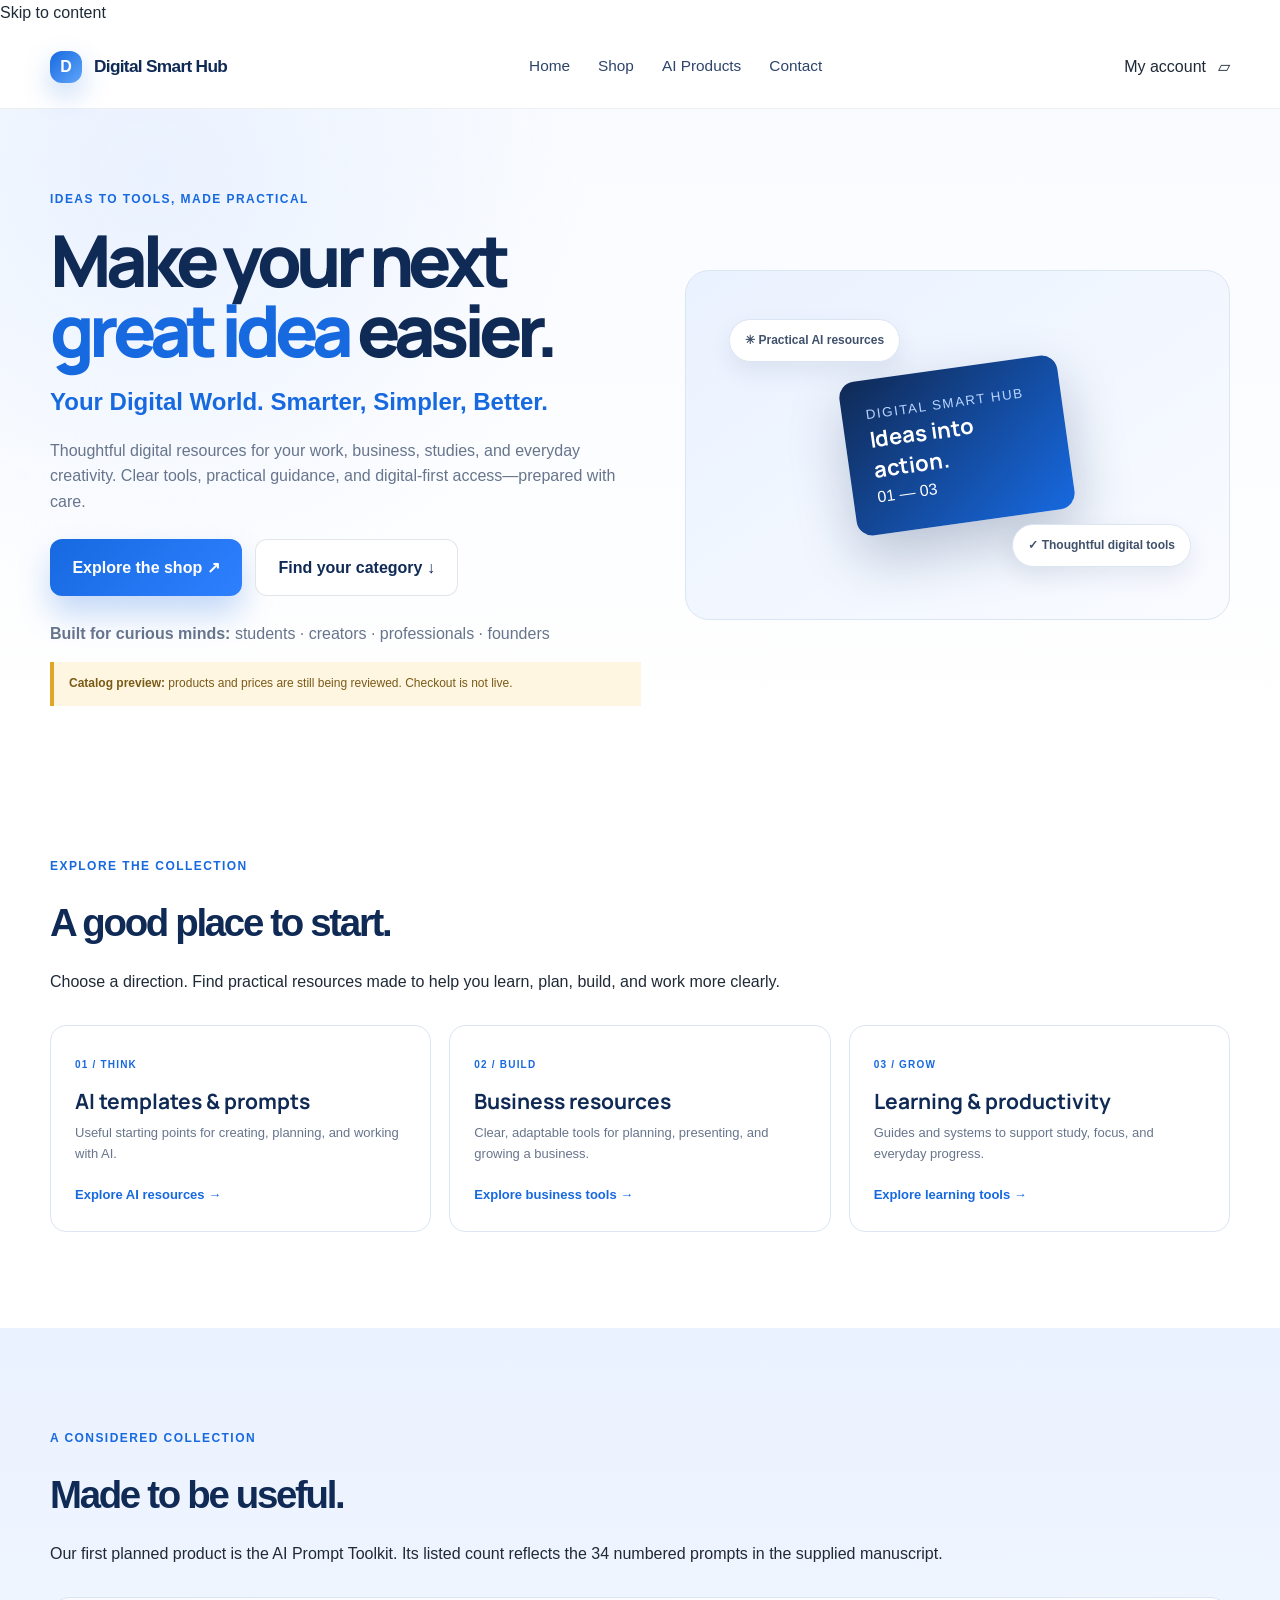
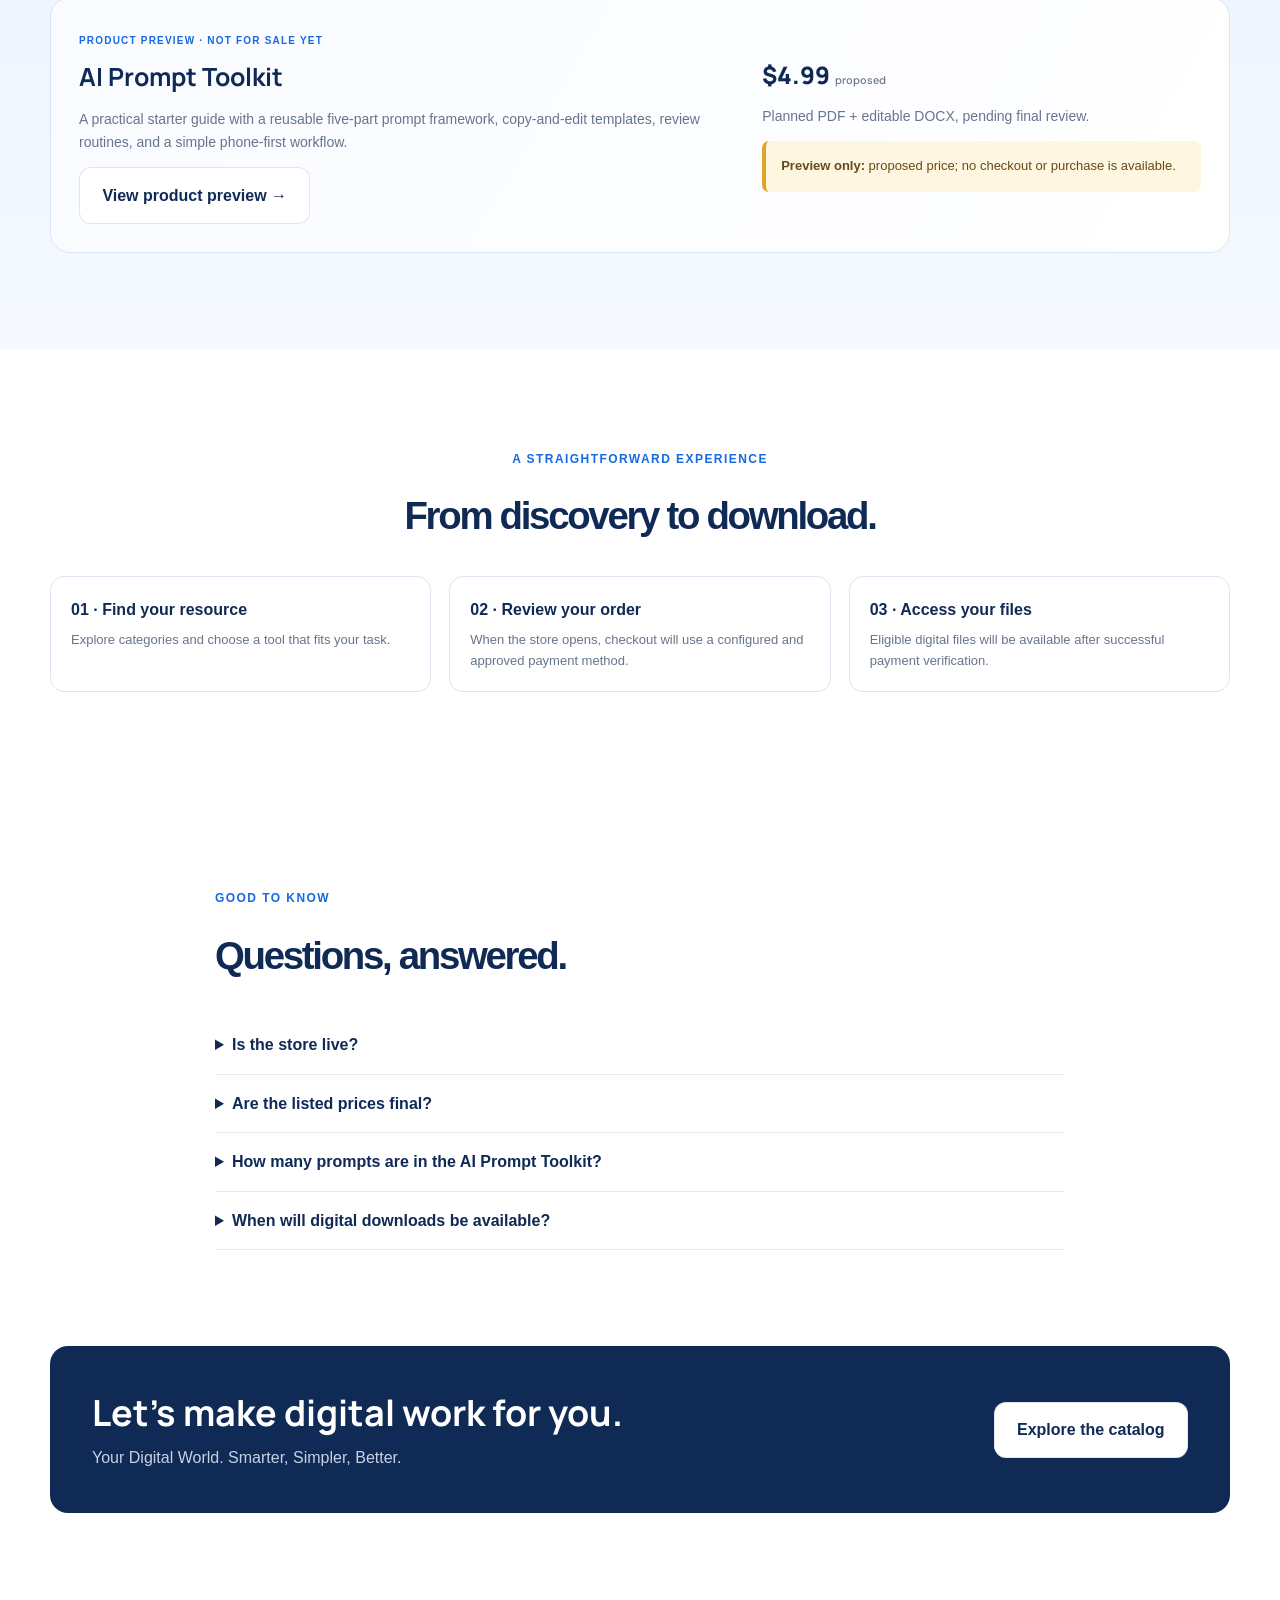
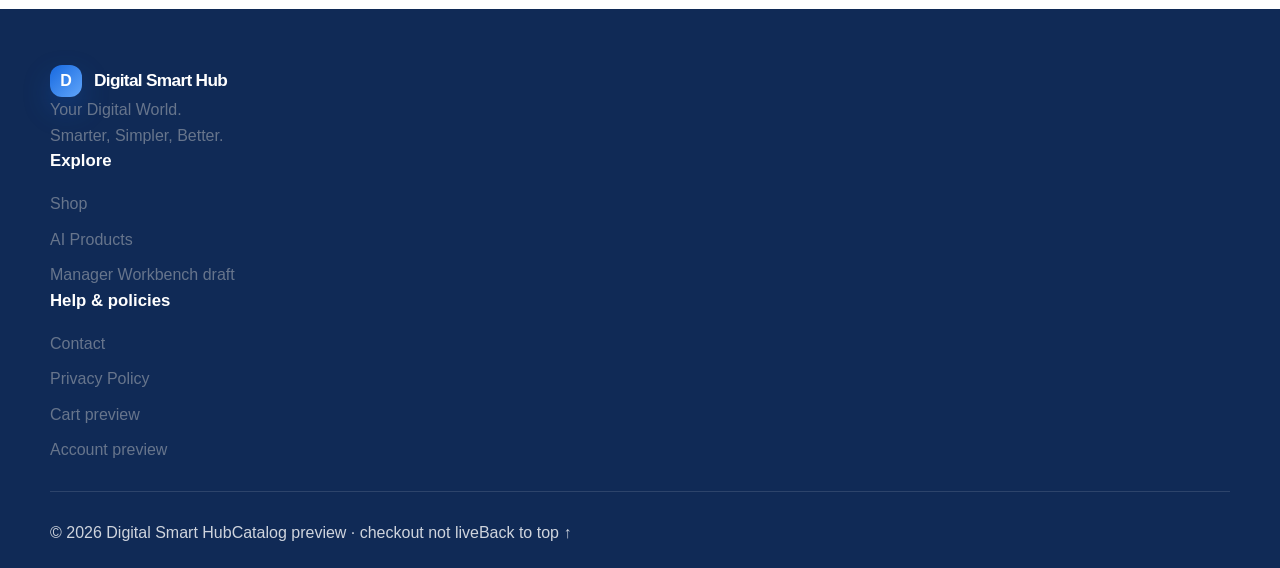
<file: digital-smart-hub/index.html>
<!doctype html>
<html lang="en">
<head>
  <meta charset="utf-8"/><meta name="viewport" content="width=device-width, initial-scale=1"/><meta name="theme-color" content="#102a56"/>
  <title>Digital Smart Hub | Your Digital World. Smarter, Simpler, Better.</title>
  <meta name="description" content="Practical digital resources for AI, business, learning, and everyday productivity. Explore the Digital Smart Hub catalog preview."/>
  <link rel="preconnect" href="https://fonts.googleapis.com"/><link rel="preconnect" href="https://fonts.gstatic.com" crossorigin/><link href="https://fonts.googleapis.com/css2?family=DM+Sans:wght@400;500;600;700&family=Manrope:wght@500;600;700;800&display=swap" rel="stylesheet"/><link rel="stylesheet" href="styles.css"/>
  <style>.home-hero{padding:76px 0 50px;background:radial-gradient(circle at 12% 10%,#eaf2ff 0,transparent 34%),linear-gradient(180deg,#f9fbff,#fff)}.home-grid{display:grid;grid-template-columns:1.04fr .96fr;gap:44px;align-items:center}.home-copy h1{font:800 clamp(2.8rem,5.6vw,5.3rem)/.98 Manrope,sans-serif;letter-spacing:-.08em;color:#102a56;margin:0}.home-copy h1 span{color:#1769e0}.home-copy .tagline{font-weight:700;color:#1769e0;font-size:clamp(1.1rem,2vw,1.5rem);margin:18px 0 8px}.home-copy p{color:#67758c;max-width:580px}.home-actions{display:flex;gap:13px;flex-wrap:wrap;margin:25px 0}.home-art{min-height:350px;border-radius:24px;background:linear-gradient(145deg,#eaf2ff,#f9fbff);position:relative;display:grid;place-items:center;overflow:hidden;border:1px solid #dce5f2}.home-art-card{width:220px;height:155px;border-radius:16px;background:linear-gradient(140deg,#102a56,#1769e0);box-shadow:0 24px 55px #102a5640;transform:rotate(-8deg);padding:24px;color:#fff;display:flex;flex-direction:column;justify-content:space-between}.home-art-card strong{font:700 22px Manrope,sans-serif}.home-art-card small{letter-spacing:.12em;text-transform:uppercase;color:#b9d5ff}.art-chip{position:absolute;background:#fff;padding:11px 15px;border:1px solid #dce5f2;border-radius:99px;box-shadow:0 10px 24px #102a5615;color:#40516c;font-size:12px;font-weight:700}.chip-a{top:48px;left:8%}.chip-b{right:7%;bottom:52px}.home-status{margin-top:16px;font-size:12px;color:#7a5a17;background:#fff6e2;border-left:4px solid #e1a627;padding:12px 15px}.home-cats{display:grid;grid-template-columns:repeat(3,1fr);gap:18px}.home-cat{padding:24px;border:1px solid #dce5f2;border-radius:16px;background:#fff}.home-cat .number{font-size:10px;color:#1769e0;font-weight:800;letter-spacing:.12em}.home-cat h3{font:700 21px Manrope,sans-serif;color:#102a56;margin:12px 0 8px}.home-cat p{font-size:13px;color:#67758c;margin:0 0 16px}.home-cat a{font-size:13px;color:#1769e0;font-weight:700}.home-product{display:grid;grid-template-columns:1.2fr .8fr;gap:25px;align-items:center;padding:28px;border:1px solid #dce5f2;border-radius:20px;background:linear-gradient(120deg,#f9fbff,#fff)}.home-product h3{font:700 25px Manrope,sans-serif;color:#102a56;margin:8px 0}.home-product p{color:#67758c;font-size:14px}.home-price{font:800 24px Manrope,sans-serif;color:#102a56}.home-price small{font:500 11px 'DM Sans',sans-serif;color:#67758c}.home-preview-label{color:#1769e0;font-size:10px;font-weight:800;letter-spacing:.12em;text-transform:uppercase}.home-note{padding:15px;background:#fff6e2;border-left:4px solid #e1a627;color:#654b17;font-size:13px;border-radius:7px}.home-steps{display:grid;grid-template-columns:repeat(3,1fr);gap:18px}.home-step{padding:20px;border:1px solid #dce5f2;border-radius:14px}.home-step b{color:#102a56}.home-step p{font-size:13px;color:#67758c;margin:7px 0 0}.home-faq{max-width:850px}.home-faq details{border-bottom:1px solid #e3eaf3;padding:16px 0}.home-faq summary{font-weight:700;color:#102a56;cursor:pointer}.home-faq p{color:#67758c;font-size:14px}.home-footer-cta{padding:42px;background:#102a56;border-radius:18px;color:#fff;display:flex;justify-content:space-between;align-items:center;gap:24px}.home-footer-cta h2{color:#fff;font:700 clamp(25px,3vw,36px) Manrope,sans-serif;margin:0}.home-footer-cta p{color:#c6d1e2;margin:8px 0 0}@media(max-width:850px){.home-grid,.home-product{grid-template-columns:1fr}.home-cats,.home-steps{grid-template-columns:1fr}.home-footer-cta{display:block}.home-footer-cta .btn{margin-top:16px}}@media(max-width:620px){.home-hero{padding:48px 0 32px}.home-actions{display:grid}.home-art{min-height:280px}}
  </style>
</head>
<body><a class="skip-link" href="#main">Skip to content</a><header class="site-header"><div class="container nav-wrap"><a class="brand" href="index.html" aria-label="Digital Smart Hub home"><span class="brand-mark" aria-hidden="true">D</span><span class="brand-text">Digital <strong>Smart Hub</strong></span></a><nav class="main-nav" aria-label="Main navigation"><a class="active" href="index.html">Home</a><a href="shop.html">Shop</a><a href="ai-products.html">AI Products</a><a href="contact.html">Contact</a></nav><div class="nav-actions"><a class="account-link" href="account.html">My account</a><a class="cart-link" href="cart.html" aria-label="Cart preview">▱</a></div></div></header>
<main id="main"><section class="home-hero"><div class="container home-grid"><div class="home-copy"><span class="eyebrow">Ideas to tools, made practical</span><h1>Make your next<br/><span>great idea</span> easier.</h1><p class="tagline">Your Digital World. Smarter, Simpler, Better.</p><p>Thoughtful digital resources for your work, business, studies, and everyday creativity. Clear tools, practical guidance, and digital-first access—prepared with care.</p><div class="home-actions"><a class="btn btn-primary" href="shop.html">Explore the shop ↗</a><a class="btn btn-secondary" href="#categories">Find your category ↓</a></div><p><strong>Built for curious minds:</strong> students · creators · professionals · founders</p><div class="home-status"><strong>Catalog preview:</strong> products and prices are still being reviewed. Checkout is not live.</div></div><div class="home-art" aria-label="Decorative preview of digital tools"><div class="home-art-card"><small>Digital Smart Hub</small><strong>Ideas into<br/>action.</strong><span>01 — 03</span></div><span class="art-chip chip-a">✳ Practical AI resources</span><span class="art-chip chip-b">✓ Thoughtful digital tools</span></div></div></section>
<section class="section" id="categories"><div class="container"><div class="section-heading heading-row"><div><span class="eyebrow">Explore the collection</span><h2>A good place to start.</h2></div><p>Choose a direction. Find practical resources made to help you learn, plan, build, and work more clearly.</p></div><div class="home-cats"><article class="home-cat"><span class="number">01 / THINK</span><h3>AI templates &amp; prompts</h3><p>Useful starting points for creating, planning, and working with AI.</p><a href="ai-products.html">Explore AI resources →</a></article><article class="home-cat"><span class="number">02 / BUILD</span><h3>Business resources</h3><p>Clear, adaptable tools for planning, presenting, and growing a business.</p><a href="shop.html#business">Explore business tools →</a></article><article class="home-cat"><span class="number">03 / GROW</span><h3>Learning &amp; productivity</h3><p>Guides and systems to support study, focus, and everyday progress.</p><a href="shop.html#learning">Explore learning tools →</a></article></div></div></section>
<section class="section alt-bg"><div class="container"><div class="section-heading"><span class="eyebrow">A considered collection</span><h2>Made to be useful.</h2><p>Our first planned product is the AI Prompt Toolkit. Its listed count reflects the 34 numbered prompts in the supplied manuscript.</p></div><article class="home-product"><div><span class="home-preview-label">Product preview · not for sale yet</span><h3>AI Prompt Toolkit</h3><p>A practical starter guide with a reusable five-part prompt framework, copy-and-edit templates, review routines, and a simple phone-first workflow.</p><a class="btn btn-secondary" href="product-ai-toolkit.html">View product preview →</a></div><div><div class="home-price">$4.99 <small>proposed</small></div><p>Planned PDF + editable DOCX, pending final review.</p><div class="home-note"><strong>Preview only:</strong> proposed price; no checkout or purchase is available.</div></div></article></div></section>
<section class="section"><div class="container"><div class="section-heading centered"><span class="eyebrow">A straightforward experience</span><h2>From discovery to download.</h2></div><div class="home-steps"><article class="home-step"><b>01 · Find your resource</b><p>Explore categories and choose a tool that fits your task.</p></article><article class="home-step"><b>02 · Review your order</b><p>When the store opens, checkout will use a configured and approved payment method.</p></article><article class="home-step"><b>03 · Access your files</b><p>Eligible digital files will be available after successful payment verification.</p></article></div></div></section>
<section class="section"><div class="container home-faq"><div class="section-heading"><span class="eyebrow">Good to know</span><h2>Questions, answered.</h2></div><details><summary>Is the store live?</summary><p>No. This is a catalog and page-design preview; checkout is not connected.</p></details><details><summary>Are the listed prices final?</summary><p>No. Prices shown in the planning catalog are proposals and are not active offers.</p></details><details><summary>How many prompts are in the AI Prompt Toolkit?</summary><p>The supplied manuscript contains prompts numbered 1 through 34. Product copy uses 34, not “35+.”</p></details><details><summary>When will digital downloads be available?</summary><p>After product files, policies, payment configuration, and download delivery have been reviewed and tested.</p></details></div></section>
<section class="section" style="padding-top:0"><div class="container home-footer-cta"><div><h2>Let’s make digital work for you.</h2><p>Your Digital World. Smarter, Simpler, Better.</p></div><a class="btn btn-secondary" href="shop.html">Explore the catalog</a></div></section></main>
<footer class="site-footer"><div class="container footer-main"><div class="footer-brand-col"><a class="brand footer-brand" href="index.html"><span class="brand-mark">D</span><span class="brand-text">Digital <strong>Smart Hub</strong></span></a><p>Your Digital World.<br/>Smarter, Simpler, Better.</p></div><div><h3>Explore</h3><ul><li><a href="shop.html">Shop</a></li><li><a href="ai-products.html">AI Products</a></li><li><a href="manager-ai-prompts.html">Manager Workbench draft</a></li></ul></div><div><h3>Help &amp; policies</h3><ul><li><a href="contact.html">Contact</a></li><li><a href="privacy.html">Privacy Policy</a></li><li><a href="cart.html">Cart preview</a></li><li><a href="account.html">Account preview</a></li></ul></div></div><div class="container footer-bottom"><span>© 2026 Digital Smart Hub</span><span>Catalog preview · checkout not live</span><a href="#main">Back to top ↑</a></div></footer></body></html>
</file>
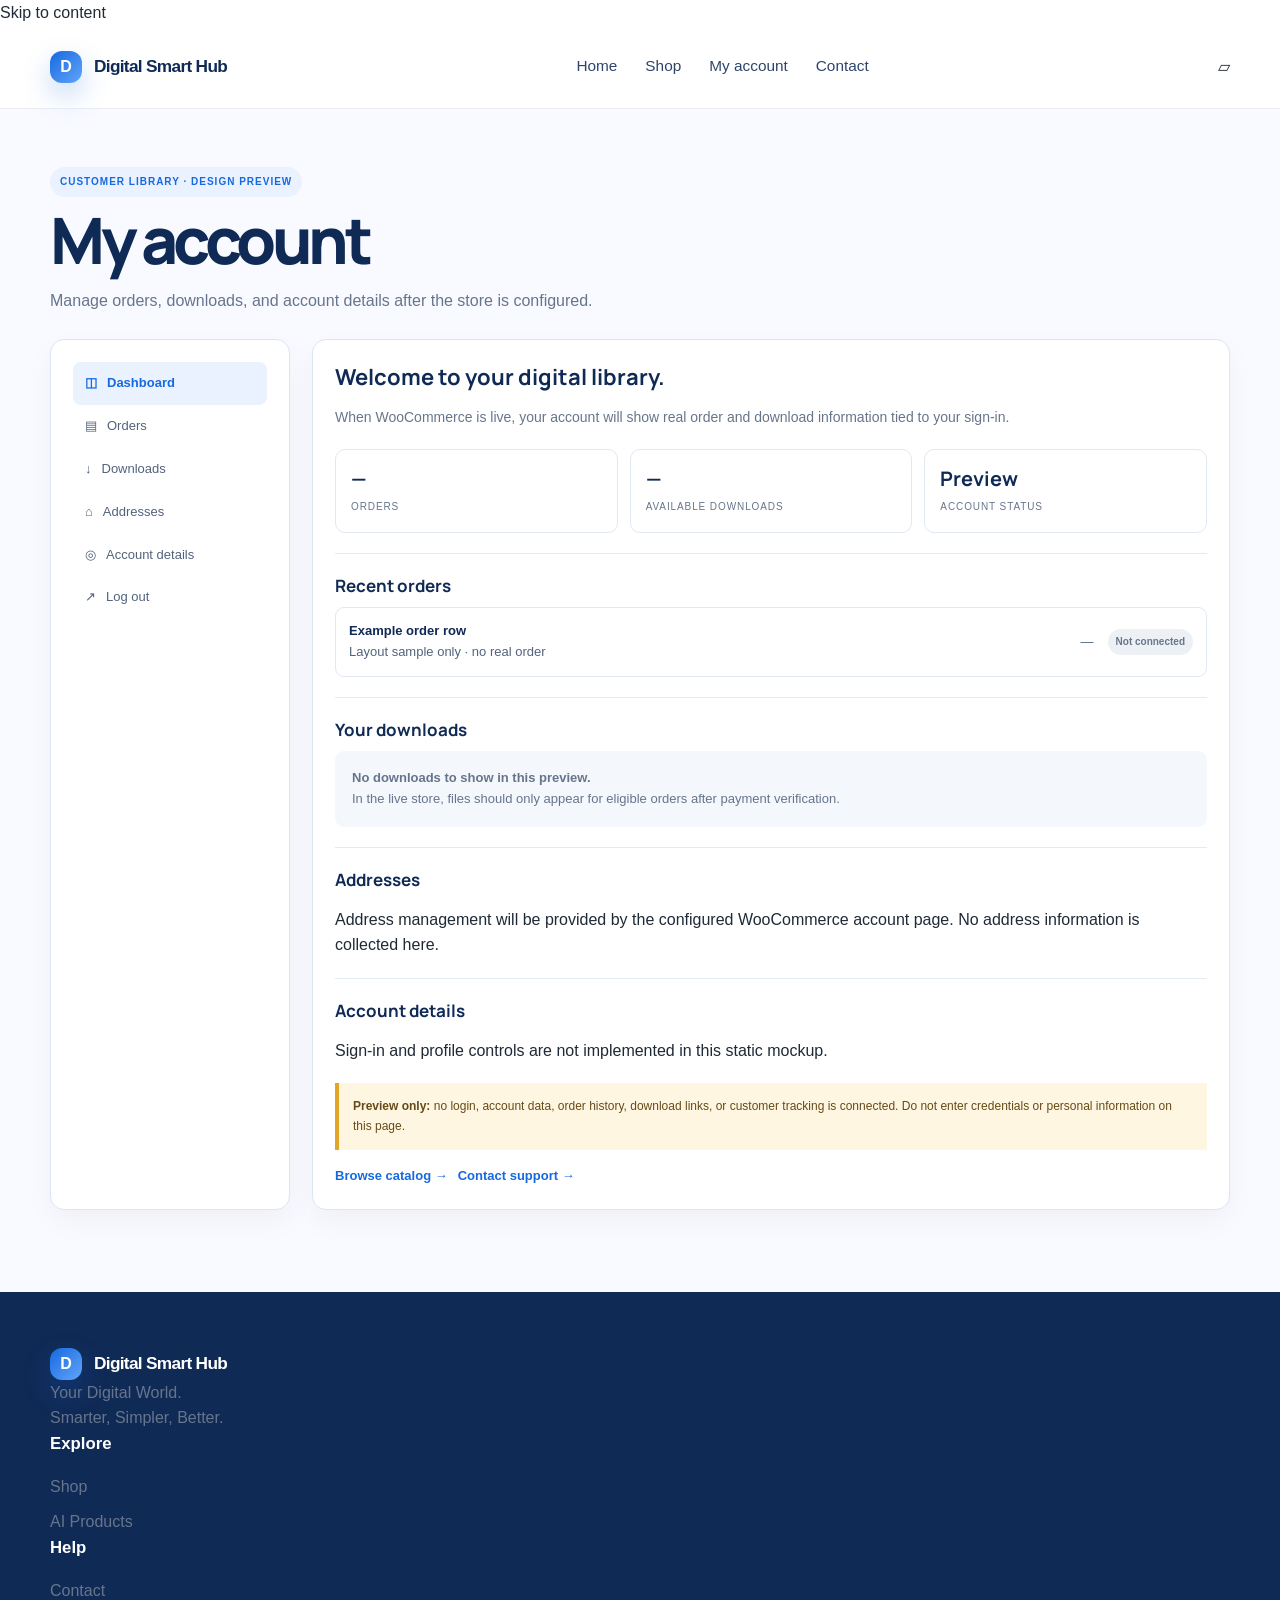
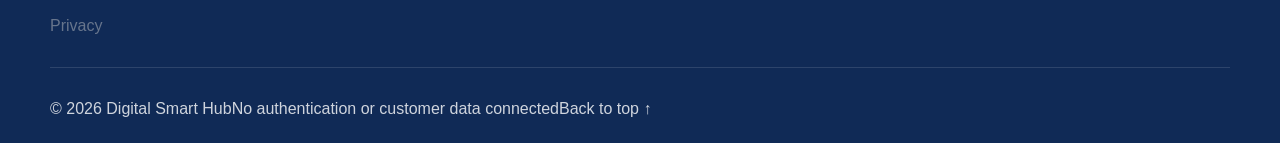
<file: digital-smart-hub/account.html>
<!doctype html>
<html lang="en">
<head><meta charset="utf-8"/><meta name="viewport" content="width=device-width, initial-scale=1"/><meta name="theme-color" content="#102a56"/><title>My Account Preview | Digital Smart Hub</title><meta name="description" content="Preview the planned Digital Smart Hub customer account and downloads area."/><link rel="preconnect" href="https://fonts.googleapis.com"/><link rel="preconnect" href="https://fonts.gstatic.com" crossorigin/><link href="https://fonts.googleapis.com/css2?family=DM+Sans:wght@400;500;600;700&family=Manrope:wght@500;600;700;800&display=swap" rel="stylesheet"/><link rel="stylesheet" href="styles.css"/><style>.account-page{padding:58px 0 82px;background:#f8faff;min-height:70vh}.account-head h1{font:800 clamp(2.5rem,5vw,4rem)/1.02 Manrope,sans-serif;letter-spacing:-.07em;color:#102a56;margin:10px 0}.account-head p{color:#67758c}.account-badge{display:inline-block;padding:7px 10px;border-radius:99px;background:#eaf2ff;color:#1769e0;font-size:10px;font-weight:800;text-transform:uppercase;letter-spacing:.1em}.account-layout{display:grid;grid-template-columns:240px minmax(0,1fr);gap:22px;margin-top:26px}.account-nav,.account-main{background:#fff;border:1px solid #dce5f2;border-radius:14px;padding:22px;box-shadow:0 12px 30px rgba(17,33,58,.04)}.account-nav a{display:flex;gap:10px;padding:11px 12px;border-radius:8px;color:#52637c;font-size:13px}.account-nav a.active{background:#eaf2ff;color:#1769e0;font-weight:700}.account-main h2{font:700 22px Manrope,sans-serif;color:#102a56;margin:0 0 8px}.account-main>p{color:#67758c;font-size:14px}.stat-grid{display:grid;grid-template-columns:repeat(3,1fr);gap:12px;margin:20px 0}.stat{padding:15px;border:1px solid #e1e8f1;border-radius:10px}.stat strong{display:block;font:700 20px Manrope,sans-serif;color:#102a56}.stat span{font-size:10px;text-transform:uppercase;letter-spacing:.09em;color:#67758c}.account-section{border-top:1px solid #e3eaf3;padding-top:20px;margin-top:20px}.account-section h3{font:700 17px Manrope,sans-serif;color:#102a56;margin:0 0 10px}.order-preview{display:grid;grid-template-columns:1fr auto auto;gap:14px;align-items:center;padding:13px;border:1px solid #e1e8f1;border-radius:9px;font-size:13px;color:#52637c}.order-preview strong{color:#102a56}.status-pill{display:inline-flex;padding:5px 8px;background:#edf0f5;color:#68778a;border-radius:99px;font-size:10px;font-weight:700}.downloads-empty{padding:17px;background:#f4f7fc;border-radius:9px;color:#67758c;font-size:13px}.account-warning{margin-top:20px;padding:14px;background:#fff6e2;border-left:4px solid #e1a627;color:#654b17;font-size:12px}.account-actions{display:flex;gap:10px;flex-wrap:wrap;margin-top:16px}.account-actions a{font-size:13px;color:#1769e0;font-weight:700}@media(max-width:760px){.account-layout{grid-template-columns:1fr}.account-nav{display:grid;grid-template-columns:repeat(2,1fr);gap:4px}.stat-grid{grid-template-columns:1fr}.order-preview{grid-template-columns:1fr}.account-page{padding:42px 0}}
</style></head>
<body><a class="skip-link" href="#main">Skip to content</a><header class="site-header"><div class="container nav-wrap"><a class="brand" href="index.html"><span class="brand-mark">D</span><span class="brand-text">Digital <strong>Smart Hub</strong></span></a><nav class="main-nav" aria-label="Main navigation"><a href="index.html">Home</a><a href="shop.html">Shop</a><a class="active" href="account.html">My account</a><a href="contact.html">Contact</a></nav><div class="nav-actions"><a class="cart-link" href="cart.html" aria-label="Cart preview">▱</a></div></div></header>
<main id="main" class="account-page"><div class="container"><div class="account-head"><span class="account-badge">Customer library · design preview</span><h1>My account</h1><p>Manage orders, downloads, and account details after the store is configured.</p></div><div class="account-layout"><nav class="account-nav" aria-label="Account sections"><a class="active" href="#dashboard">◫ <span>Dashboard</span></a><a href="#orders">▤ <span>Orders</span></a><a href="#downloads">↓ <span>Downloads</span></a><a href="#addresses">⌂ <span>Addresses</span></a><a href="#details">◎ <span>Account details</span></a><a href="#logout">↗ <span>Log out</span></a></nav><section class="account-main" id="dashboard"><h2>Welcome to your digital library.</h2><p>When WooCommerce is live, your account will show real order and download information tied to your sign-in.</p><div class="stat-grid"><div class="stat"><strong>—</strong><span>Orders</span></div><div class="stat"><strong>—</strong><span>Available downloads</span></div><div class="stat"><strong>Preview</strong><span>Account status</span></div></div><div class="account-section" id="orders"><h3>Recent orders</h3><div class="order-preview"><span><strong>Example order row</strong><br/>Layout sample only · no real order</span><span>—</span><span class="status-pill">Not connected</span></div></div><div class="account-section" id="downloads"><h3>Your downloads</h3><div class="downloads-empty"><strong>No downloads to show in this preview.</strong><br/>In the live store, files should only appear for eligible orders after payment verification.</div></div><div class="account-section" id="addresses"><h3>Addresses</h3><p>Address management will be provided by the configured WooCommerce account page. No address information is collected here.</p></div><div class="account-section" id="details"><h3>Account details</h3><p>Sign-in and profile controls are not implemented in this static mockup.</p></div><div class="account-warning"><strong>Preview only:</strong> no login, account data, order history, download links, or customer tracking is connected. Do not enter credentials or personal information on this page.</div><div class="account-actions"><a href="shop.html">Browse catalog →</a><a href="contact.html">Contact support →</a></div></section></div></div></main>
<footer class="site-footer"><div class="container footer-main"><div class="footer-brand-col"><a class="brand footer-brand" href="index.html"><span class="brand-mark">D</span><span class="brand-text">Digital <strong>Smart Hub</strong></span></a><p>Your Digital World.<br/>Smarter, Simpler, Better.</p></div><div><h3>Explore</h3><ul><li><a href="shop.html">Shop</a></li><li><a href="ai-products.html">AI Products</a></li></ul></div><div><h3>Help</h3><ul><li><a href="contact.html">Contact</a></li><li><a href="privacy.html">Privacy</a></li></ul></div></div><div class="container footer-bottom"><span>© 2026 Digital Smart Hub</span><span>No authentication or customer data connected</span><a href="#main">Back to top ↑</a></div></footer></body></html>
</file>
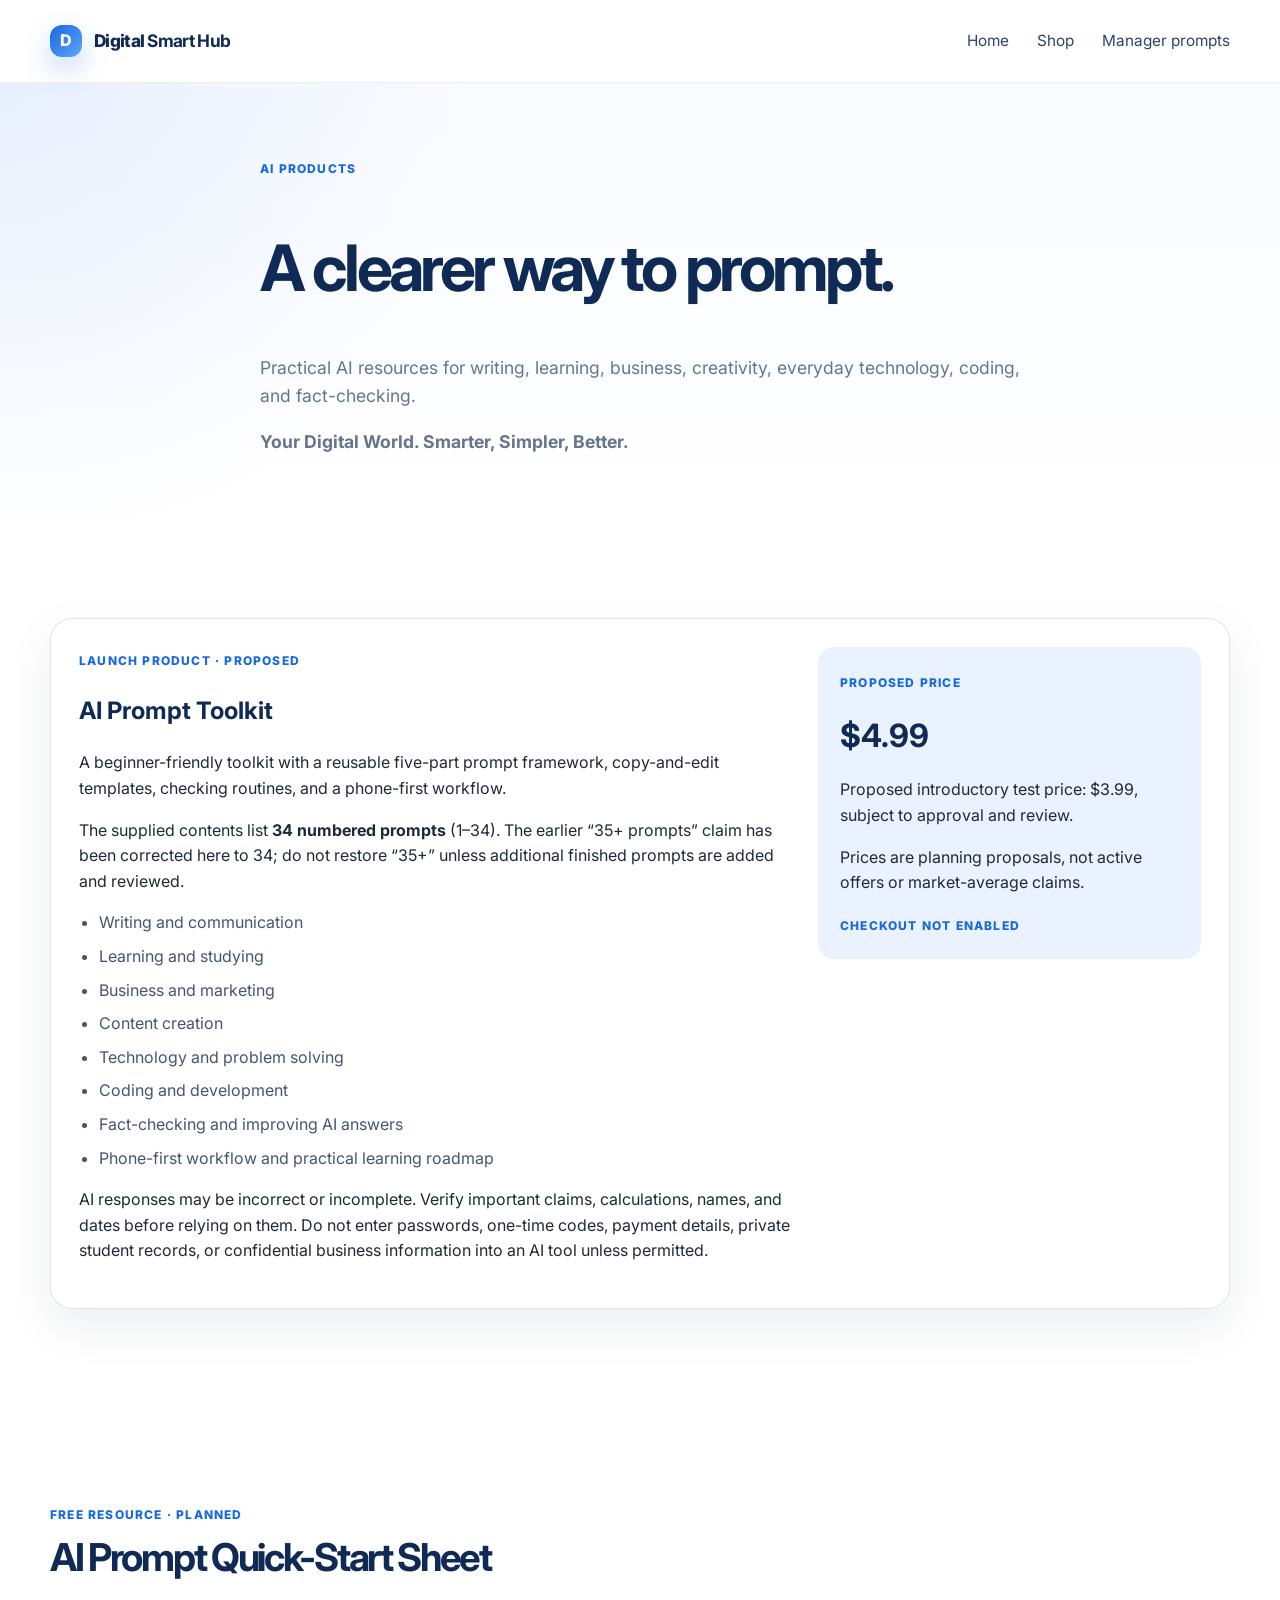
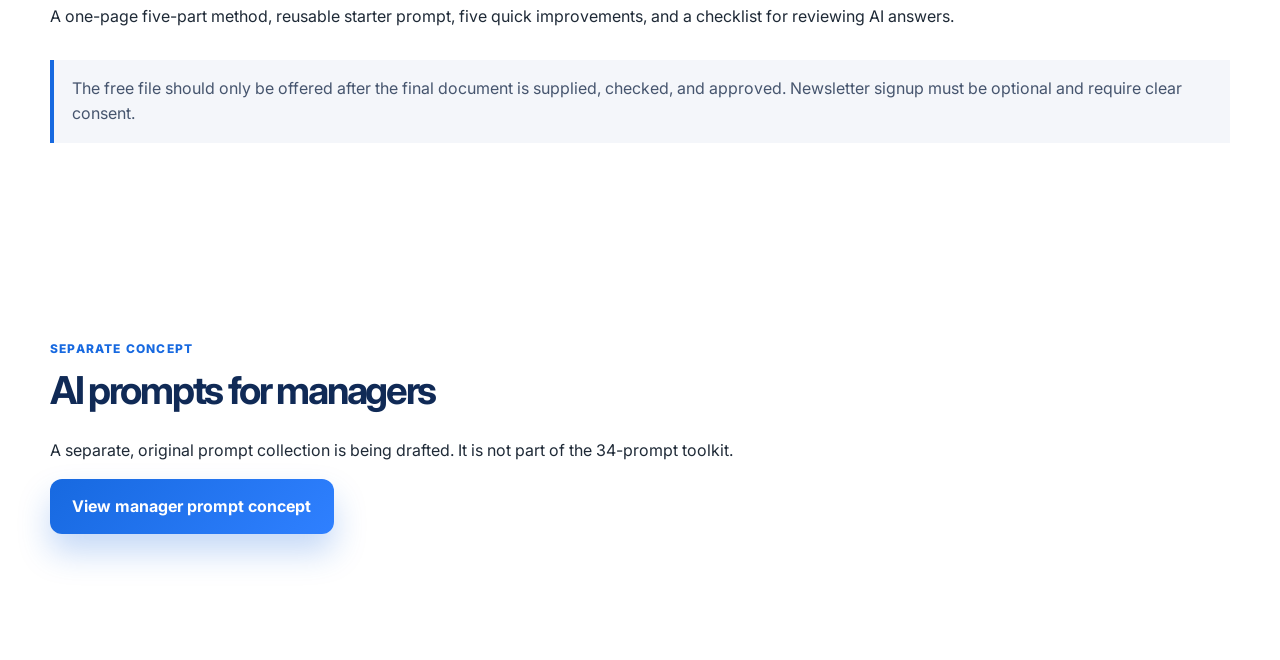
<file: digital-smart-hub/ai-products.html>
<!doctype html>
<html lang="en">
<head>
  <meta charset="utf-8" /><meta name="viewport" content="width=device-width, initial-scale=1" />
  <title>AI Products | Digital Smart Hub</title>
  <meta name="description" content="A practical AI Prompt Toolkit and free prompt quick-start sheet from Digital Smart Hub." />
  <link rel="preconnect" href="https://fonts.googleapis.com" /><link rel="preconnect" href="https://fonts.gstatic.com" crossorigin />
  <link href="https://fonts.googleapis.com/css2?family=Inter:wght@400;500;600;700;800&display=swap" rel="stylesheet" />
  <link rel="stylesheet" href="styles.css" />
  <style>.page-intro{max-width:760px;margin:0 auto}.page-intro h1{font-size:clamp(2.4rem,5vw,4rem);line-height:1.05;color:#102a56;letter-spacing:-.06em}.page-intro p{color:#67758c;font-size:1.1rem}.product-panel{display:grid;grid-template-columns:1.3fr .7fr;gap:28px;align-items:start;padding:28px;border:1px solid rgba(16,42,86,.12);border-radius:22px;background:#fff;box-shadow:0 18px 48px rgba(17,33,58,.08)}.product-panel h2{color:#102a56}.price-box{padding:22px;border-radius:16px;background:#eaf2ff}.price-box strong{font-size:2rem;color:#102a56}.notice{padding:16px 18px;background:#f4f6fa;border-left:4px solid #1769e0;color:#46556e}.section-label{color:#1769e0;text-transform:uppercase;letter-spacing:.1em;font-size:.75rem;font-weight:800}.simple-list{padding-left:20px;color:#46556e}.simple-list li{margin:.5rem 0}@media(max-width:700px){.product-panel{grid-template-columns:1fr}}</style>
</head>
<body>
  <header class="site-header"><div class="container nav-wrap"><a class="brand" href="index.html"><span class="brand-mark">D</span><span class="brand-text">Digital <strong>Smart Hub</strong></span></a><nav class="main-nav" aria-label="Main navigation"><a href="index.html">Home</a><a href="shop.html">Shop</a><a href="manager-ai-prompts.html">Manager prompts</a></nav></div></header>
  <main>
    <section class="hero"><div class="container page-intro"><span class="section-label">AI products</span><h1>A clearer way to prompt.</h1><p>Practical AI resources for writing, learning, business, creativity, everyday technology, coding, and fact-checking.</p><p><strong>Your Digital World. Smarter, Simpler, Better.</strong></p></div></section>
    <section class="section"><div class="container"><article class="product-panel"><div><span class="section-label">Launch product · proposed</span><h2>AI Prompt Toolkit</h2><p>A beginner-friendly toolkit with a reusable five-part prompt framework, copy-and-edit templates, checking routines, and a phone-first workflow.</p><p>The supplied contents list <strong>34 numbered prompts</strong> (1–34). The earlier “35+ prompts” claim has been corrected here to 34; do not restore “35+” unless additional finished prompts are added and reviewed.</p><ul class="simple-list"><li>Writing and communication</li><li>Learning and studying</li><li>Business and marketing</li><li>Content creation</li><li>Technology and problem solving</li><li>Coding and development</li><li>Fact-checking and improving AI answers</li><li>Phone-first workflow and practical learning roadmap</li></ul><p>AI responses may be incorrect or incomplete. Verify important claims, calculations, names, and dates before relying on them. Do not enter passwords, one-time codes, payment details, private student records, or confidential business information into an AI tool unless permitted.</p></div><aside class="price-box"><span class="section-label">Proposed price</span><p><strong>$4.99</strong></p><p>Proposed introductory test price: $3.99, subject to approval and review.</p><p>Prices are planning proposals, not active offers or market-average claims.</p><span class="section-label">Checkout not enabled</span></aside></article></div></section>
    <section class="section"><div class="container"><div class="section-heading"><span class="section-label">Free resource · planned</span><h2>AI Prompt Quick-Start Sheet</h2><p>A one-page five-part method, reusable starter prompt, five quick improvements, and a checklist for reviewing AI answers.</p></div><div class="notice">The free file should only be offered after the final document is supplied, checked, and approved. Newsletter signup must be optional and require clear consent.</div></div></section>
    <section class="section"><div class="container"><div class="section-heading"><span class="section-label">Separate concept</span><h2>AI prompts for managers</h2><p>A separate, original prompt collection is being drafted. It is not part of the 34-prompt toolkit.</p><a class="btn btn-primary" href="manager-ai-prompts.html">View manager prompt concept</a></div></div></section>
  </main>
</body>
</html>
</file>
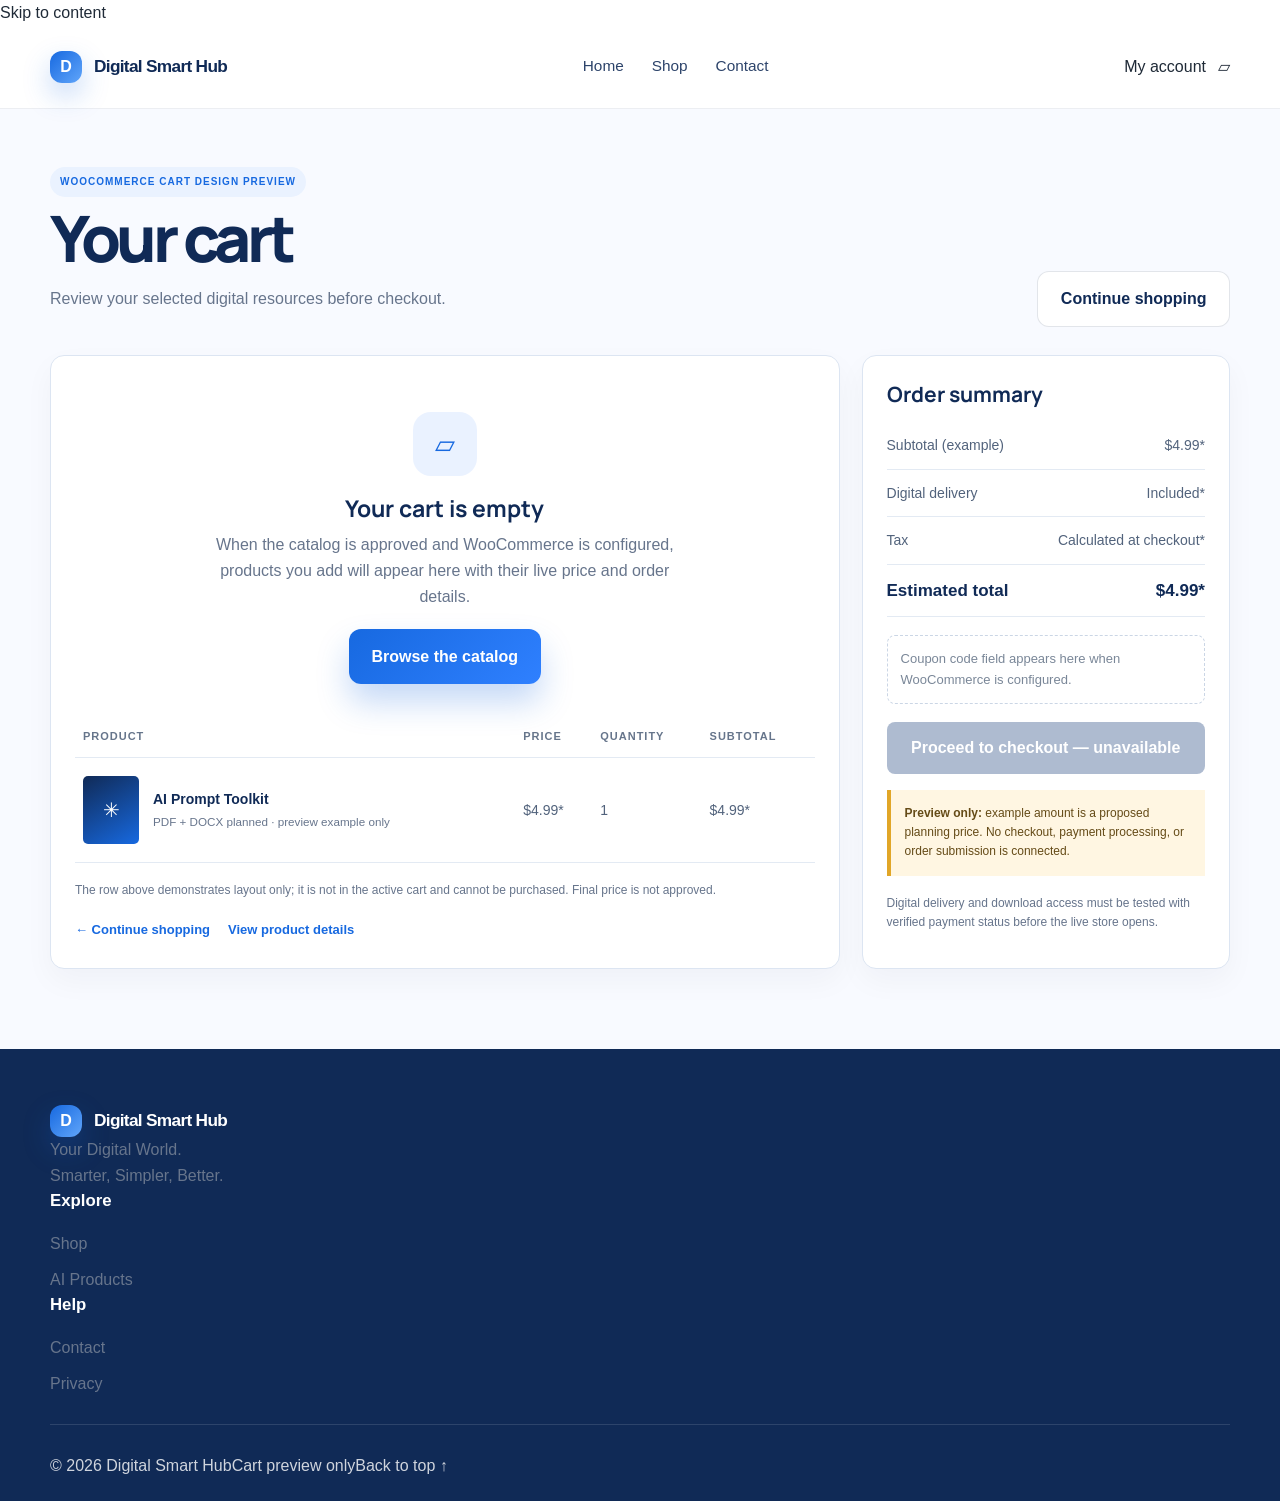
<file: digital-smart-hub/cart.html>
<!doctype html>
<html lang="en">
<head><meta charset="utf-8"/><meta name="viewport" content="width=device-width, initial-scale=1"/><meta name="theme-color" content="#102a56"/><title>Cart Preview | Digital Smart Hub</title><meta name="description" content="Preview of the planned Digital Smart Hub WooCommerce cart. No items or checkout are active."/><link rel="preconnect" href="https://fonts.googleapis.com"/><link rel="preconnect" href="https://fonts.gstatic.com" crossorigin/><link href="https://fonts.googleapis.com/css2?family=DM+Sans:wght@400;500;600;700&family=Manrope:wght@500;600;700;800&display=swap" rel="stylesheet"/><link rel="stylesheet" href="styles.css"/><style>.cart-page{padding:58px 0 80px;background:#f8faff;min-height:68vh}.cart-heading{display:flex;justify-content:space-between;align-items:end;gap:20px}.cart-heading h1{font:800 clamp(2.5rem,5vw,4rem)/1.02 Manrope,sans-serif;letter-spacing:-.07em;color:#102a56;margin:8px 0}.cart-heading p{color:#67758c}.preview-badge{display:inline-block;padding:7px 10px;border-radius:99px;background:#eaf2ff;color:#1769e0;font-weight:800;font-size:10px;letter-spacing:.1em;text-transform:uppercase}.cart-grid{display:grid;grid-template-columns:minmax(0,1.5fr) minmax(270px,.7fr);gap:22px;margin-top:28px}.cart-card,.summary-card{background:#fff;border:1px solid #dce5f2;border-radius:14px;padding:24px;box-shadow:0 12px 30px rgba(17,33,58,.04)}.cart-table{width:100%;border-collapse:collapse}.cart-table th{text-align:left;color:#66758b;font-size:11px;text-transform:uppercase;letter-spacing:.09em;padding:12px 8px;border-bottom:1px solid #e3eaf3}.cart-table td{padding:18px 8px;border-bottom:1px solid #e3eaf3;color:#52637c;font-size:14px}.cart-product{display:flex;align-items:center;gap:14px;min-width:220px}.cart-thumb{width:56px;height:68px;border-radius:5px;background:linear-gradient(150deg,#102a56,#1769e0);display:grid;place-items:center;color:white;font-size:20px}.cart-product strong{display:block;color:#102a56}.cart-product small{color:#67758c}.empty-cart{padding:32px;text-align:center}.empty-cart-icon{width:64px;height:64px;margin:0 auto 16px;border-radius:18px;background:#eaf2ff;color:#1769e0;display:grid;place-items:center;font-size:26px}.empty-cart h2{color:#102a56;font:700 23px Manrope,sans-serif;margin:8px}.empty-cart p{color:#67758c;max-width:470px;margin:8px auto 20px}.summary-card h2{font:700 21px Manrope,sans-serif;color:#102a56;margin:0 0 14px}.summary-line{display:flex;justify-content:space-between;gap:12px;padding:12px 0;border-bottom:1px solid #e3eaf3;color:#52637c;font-size:14px}.summary-line.total{font-weight:800;font-size:17px;color:#102a56}.coupon-preview{margin:18px 0;padding:13px;border:1px dashed #cbd6e5;border-radius:8px;color:#7a8798;font-size:13px}.checkout-disabled{display:block;padding:13px;background:#aebbd0;color:white;border-radius:8px;text-align:center;font-weight:700;margin-top:16px}.cart-warning{margin-top:16px;padding:14px;background:#fff6e2;border-left:4px solid #e1a627;color:#654b17;font-size:12px}.cart-links{display:flex;flex-wrap:wrap;gap:18px;margin-top:20px}.cart-links a{color:#1769e0;font-size:13px;font-weight:700}.preview-copy{font-size:12px;color:#67758c;margin-top:18px}@media(max-width:760px){.cart-grid{grid-template-columns:1fr}.cart-heading{display:block}.cart-card{overflow-x:auto}.cart-table{min-width:570px}}
</style></head>
<body><a class="skip-link" href="#main">Skip to content</a><header class="site-header"><div class="container nav-wrap"><a class="brand" href="index.html"><span class="brand-mark">D</span><span class="brand-text">Digital <strong>Smart Hub</strong></span></a><nav class="main-nav" aria-label="Main navigation"><a href="index.html">Home</a><a href="shop.html">Shop</a><a href="contact.html">Contact</a></nav><div class="nav-actions"><a class="account-link" href="account.html">My account</a><a class="cart-link" href="cart.html" aria-label="Cart preview">▱</a></div></div></header>
<main id="main" class="cart-page"><div class="container"><div class="cart-heading"><div><span class="preview-badge">WooCommerce cart design preview</span><h1>Your cart</h1><p>Review your selected digital resources before checkout.</p></div><a class="btn btn-secondary" href="shop.html">Continue shopping</a></div><div class="cart-grid"><section class="cart-card"><div class="empty-cart"><div class="empty-cart-icon" aria-hidden="true">▱</div><h2>Your cart is empty</h2><p>When the catalog is approved and WooCommerce is configured, products you add will appear here with their live price and order details.</p><a class="btn btn-primary" href="shop.html">Browse the catalog</a></div><table class="cart-table" aria-label="Example cart layout"><thead><tr><th>Product</th><th>Price</th><th>Quantity</th><th>Subtotal</th></tr></thead><tbody><tr><td><div class="cart-product"><span class="cart-thumb" aria-hidden="true">✳</span><span><strong>AI Prompt Toolkit</strong><small>PDF + DOCX planned · preview example only</small></span></div></td><td>$4.99*</td><td>1</td><td>$4.99*</td></tr></tbody></table><p class="preview-copy">The row above demonstrates layout only; it is not in the active cart and cannot be purchased. Final price is not approved.</p><div class="cart-links"><a href="shop.html">← Continue shopping</a><a href="product-ai-toolkit.html">View product details</a></div></section><aside class="summary-card"><h2>Order summary</h2><div class="summary-line"><span>Subtotal (example)</span><span>$4.99*</span></div><div class="summary-line"><span>Digital delivery</span><span>Included*</span></div><div class="summary-line"><span>Tax</span><span>Calculated at checkout*</span></div><div class="summary-line total"><span>Estimated total</span><span>$4.99*</span></div><div class="coupon-preview">Coupon code field appears here when WooCommerce is configured.</div><span class="checkout-disabled" aria-disabled="true">Proceed to checkout — unavailable</span><div class="cart-warning"><strong>Preview only:</strong> example amount is a proposed planning price. No checkout, payment processing, or order submission is connected.</div><p class="preview-copy">Digital delivery and download access must be tested with verified payment status before the live store opens.</p></aside></div></div></main>
<footer class="site-footer"><div class="container footer-main"><div class="footer-brand-col"><a class="brand footer-brand" href="index.html"><span class="brand-mark">D</span><span class="brand-text">Digital <strong>Smart Hub</strong></span></a><p>Your Digital World.<br/>Smarter, Simpler, Better.</p></div><div><h3>Explore</h3><ul><li><a href="shop.html">Shop</a></li><li><a href="ai-products.html">AI Products</a></li></ul></div><div><h3>Help</h3><ul><li><a href="contact.html">Contact</a></li><li><a href="privacy.html">Privacy</a></li></ul></div></div><div class="container footer-bottom"><span>© 2026 Digital Smart Hub</span><span>Cart preview only</span><a href="#main">Back to top ↑</a></div></footer></body></html>
</file>
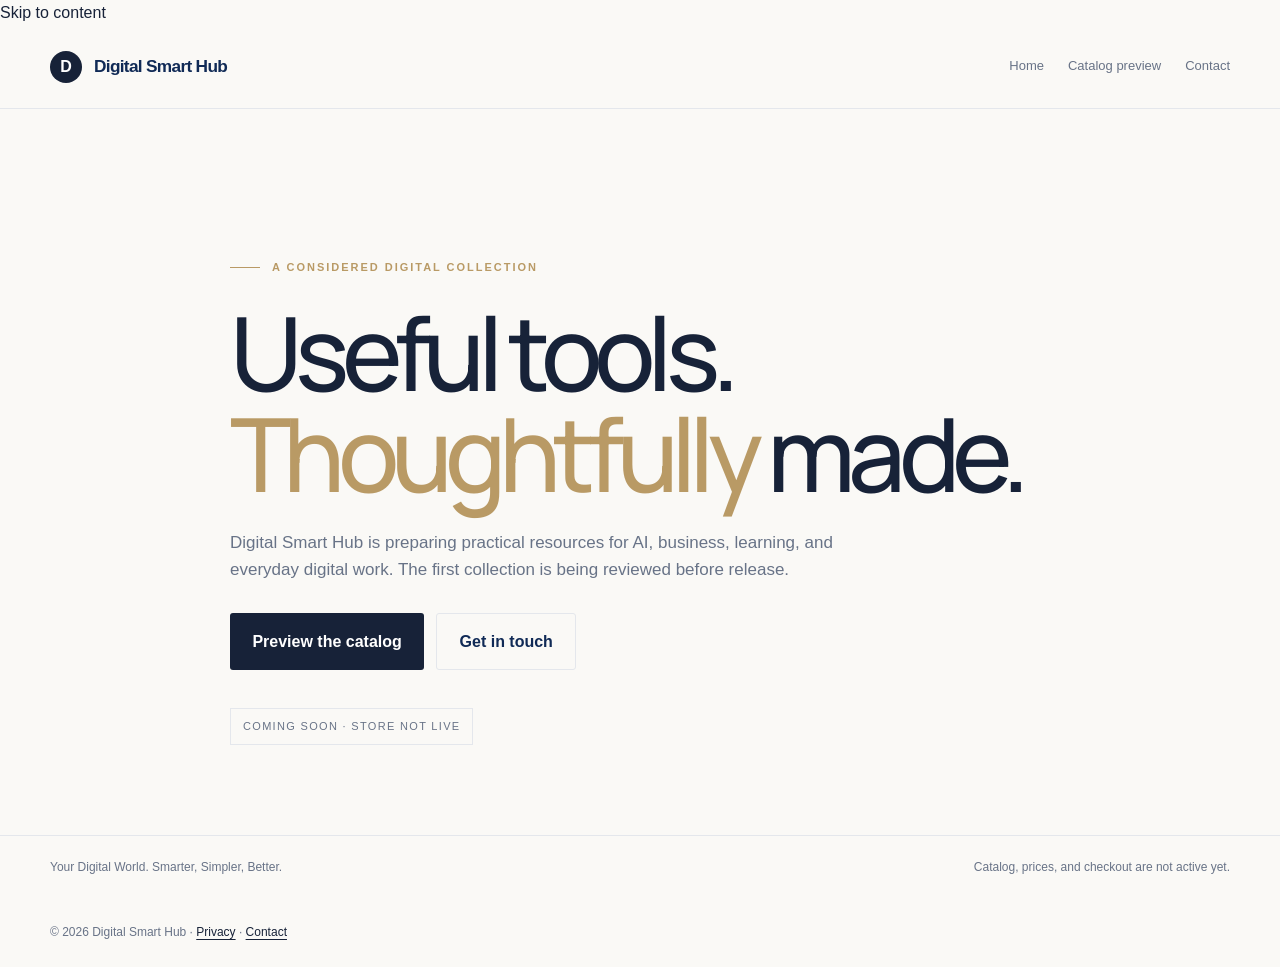
<file: digital-smart-hub/coming-soon-minimal.html>
<!doctype html>
<html lang="en">
<head><meta charset="utf-8"/><meta name="viewport" content="width=device-width, initial-scale=1"/><meta name="theme-color" content="#101a2d"/><title>Coming Soon | Digital Smart Hub</title><meta name="description" content="Digital Smart Hub is preparing a curated digital resource store. The catalog and checkout are not live yet."/><link rel="preconnect" href="https://fonts.googleapis.com"/><link rel="preconnect" href="https://fonts.gstatic.com" crossorigin/><link href="https://fonts.googleapis.com/css2?family=DM+Sans:wght@400;500;600;700&family=Manrope:wght@500;600;700;800&display=swap" rel="stylesheet"/><link rel="stylesheet" href="styles.css"/><style>
:root{--minimal-ink:#172238;--minimal-muted:#687387;--minimal-line:#e4e7ec;--minimal-paper:#faf9f6;--minimal-gold:#b99a65}.minimal{background:var(--minimal-paper);min-height:100vh;color:var(--minimal-ink)}.minimal-header{border-bottom:1px solid var(--minimal-line);background:rgba(250,249,246,.92)}.minimal-header .brand-mark{background:var(--minimal-ink);box-shadow:none;border-radius:50%}.minimal-nav{display:flex;gap:24px;font-size:13px;color:var(--minimal-muted)}.minimal-hero{padding:clamp(72px,12vw,150px) 0 90px}.minimal-copy{max-width:820px}.minimal-kicker{display:flex;align-items:center;gap:12px;color:var(--minimal-gold);text-transform:uppercase;letter-spacing:.18em;font-size:11px;font-weight:800}.minimal-kicker:before{content:"";width:30px;height:1px;background:var(--minimal-gold)}.minimal-hero h1{font:500 clamp(3rem,8vw,7.4rem)/.98 Manrope,sans-serif;letter-spacing:-.075em;color:var(--minimal-ink);max-width:850px;margin:26px 0}.minimal-hero h1 em{font-style:normal;color:var(--minimal-gold)}.minimal-hero p{max-width:620px;color:var(--minimal-muted);font-size:17px}.minimal-actions{display:flex;gap:12px;flex-wrap:wrap;margin-top:30px}.minimal .btn-primary{background:var(--minimal-ink);box-shadow:none;border-radius:3px}.minimal .btn-secondary{border-color:var(--minimal-line);border-radius:3px;background:transparent}.minimal-status{display:inline-flex;border:1px solid var(--minimal-line);padding:9px 12px;color:var(--minimal-muted);font-size:11px;letter-spacing:.12em;text-transform:uppercase;margin-top:38px}.minimal-rule{height:1px;background:var(--minimal-line)}.minimal-bottom{padding:22px 0;display:flex;justify-content:space-between;gap:14px;color:var(--minimal-muted);font-size:12px}.minimal-footer{padding:24px 0;color:var(--minimal-muted);font-size:12px}.minimal-footer a{color:var(--minimal-ink);text-decoration:underline;text-underline-offset:3px}@media(max-width:640px){.minimal-nav{display:none}.minimal-bottom{display:block}.minimal-bottom span{display:block;margin:6px 0}.minimal-hero{padding:72px 0}}
</style></head>
<body class="minimal"><a class="skip-link" href="#main">Skip to content</a><header class="site-header minimal-header"><div class="container nav-wrap"><a class="brand" href="index.html"><span class="brand-mark" aria-hidden="true">D</span><span class="brand-text">Digital <strong>Smart Hub</strong></span></a><nav class="minimal-nav" aria-label="Main navigation"><a href="index.html">Home</a><a href="shop.html">Catalog preview</a><a href="contact.html">Contact</a></nav></div></header><main id="main"><section class="minimal-hero"><div class="container minimal-copy"><span class="minimal-kicker">A considered digital collection</span><h1>Useful tools.<br/><em>Thoughtfully</em> made.</h1><p>Digital Smart Hub is preparing practical resources for AI, business, learning, and everyday digital work. The first collection is being reviewed before release.</p><div class="minimal-actions"><a class="btn btn-primary" href="shop.html">Preview the catalog</a><a class="btn btn-secondary" href="contact.html">Get in touch</a></div><span class="minimal-status">Coming soon · Store not live</span></div></section><div class="minimal-rule"></div><div class="container minimal-bottom"><span>Your Digital World. Smarter, Simpler, Better.</span><span>Catalog, prices, and checkout are not active yet.</span></div></main><footer class="container minimal-footer">© 2026 Digital Smart Hub · <a href="privacy.html">Privacy</a> · <a href="contact.html">Contact</a></footer></body></html>
</file>
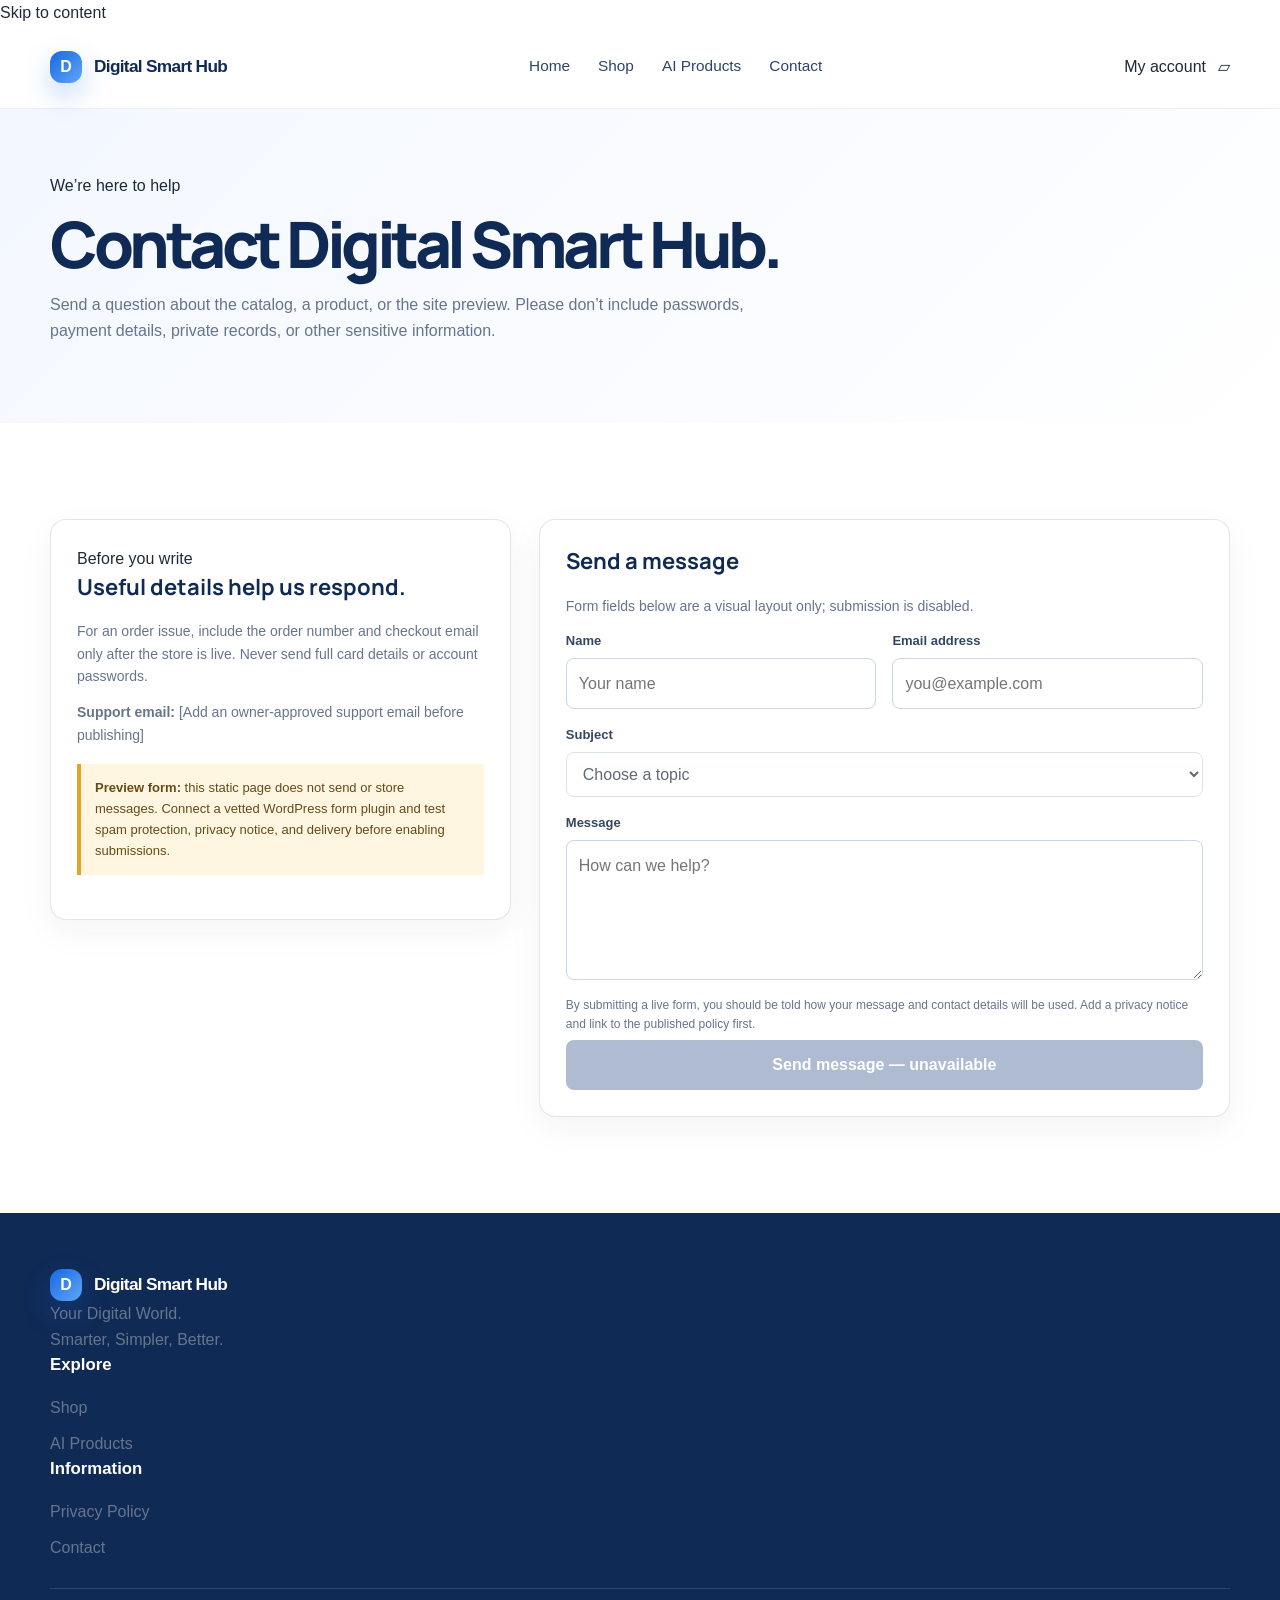
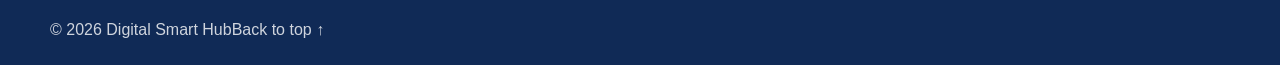
<file: digital-smart-hub/contact.html>
<!doctype html>
<html lang="en">
<head><meta charset="utf-8"/><meta name="viewport" content="width=device-width, initial-scale=1"/><meta name="theme-color" content="#102a56"/><title>Contact | Digital Smart Hub</title><meta name="description" content="Contact Digital Smart Hub about the upcoming digital resource catalog."/><link rel="preconnect" href="https://fonts.googleapis.com"/><link rel="preconnect" href="https://fonts.gstatic.com" crossorigin/><link href="https://fonts.googleapis.com/css2?family=DM+Sans:wght@400;500;600;700&family=Manrope:wght@500;600;700;800&display=swap" rel="stylesheet"/><link rel="stylesheet" href="styles.css"/><style>.page-hero{padding:64px 0;background:linear-gradient(135deg,#f3f7ff,#fff)}.page-hero h1{font:800 clamp(2.6rem,5vw,4.5rem)/1.02 Manrope,sans-serif;letter-spacing:-.07em;color:#102a56;margin:.2em 0}.page-hero p{max-width:700px;color:#67758c}.contact-layout{display:grid;grid-template-columns:.8fr 1.2fr;gap:28px;align-items:start}.contact-card,.form-card{border:1px solid rgba(16,42,86,.12);border-radius:16px;background:white;padding:26px;box-shadow:0 12px 34px rgba(17,33,58,.05)}.contact-card h2,.form-card h2{font:700 22px Manrope,sans-serif;color:#102a56;margin-top:0}.contact-card p,.form-card p{color:#67758c;font-size:14px}.form-grid{display:grid;grid-template-columns:1fr 1fr;gap:16px}.field{display:grid;gap:6px}.field.full{grid-column:1/-1}.field label{font-size:13px;font-weight:700;color:#344760}.field input,.field select,.field textarea{width:100%;padding:12px;border:1px solid #cbd6e5;border-radius:8px;background:#fff;color:#1f2a37;font:inherit}.field textarea{min-height:140px;resize:vertical}.form-note{font-size:12px;color:#67758c}.preview-notice{margin:18px 0;padding:14px;background:#fff6e2;border-left:4px solid #e1a627;color:#654b17;font-size:13px}.send-disabled{background:#aebbd0;color:white;border:0;border-radius:8px;padding:12px 18px;font-weight:700;cursor:not-allowed}@media(max-width:760px){.contact-layout{grid-template-columns:1fr}.form-grid{grid-template-columns:1fr}.field.full{grid-column:auto}}
</style></head>
<body><a class="skip-link" href="#main">Skip to content</a><header class="site-header"><div class="container nav-wrap"><a class="brand" href="index.html"><span class="brand-mark">D</span><span class="brand-text">Digital <strong>Smart Hub</strong></span></a><nav class="main-nav" aria-label="Main navigation"><a href="index.html">Home</a><a href="shop.html">Shop</a><a href="ai-products.html">AI Products</a><a class="active" href="contact.html">Contact</a></nav><div class="nav-actions"><a class="account-link" href="account.html">My account</a><a class="cart-link" href="cart.html" aria-label="Cart preview">▱</a></div></div></header>
<main id="main"><section class="page-hero"><div class="container"><span class="section-label">We’re here to help</span><h1>Contact Digital Smart Hub.</h1><p>Send a question about the catalog, a product, or the site preview. Please don’t include passwords, payment details, private records, or other sensitive information.</p></div></section><section class="section"><div class="container contact-layout"><aside class="contact-card"><span class="section-label">Before you write</span><h2>Useful details help us respond.</h2><p>For an order issue, include the order number and checkout email only after the store is live. Never send full card details or account passwords.</p><p><strong>Support email:</strong> [Add an owner-approved support email before publishing]</p><div class="preview-notice"><strong>Preview form:</strong> this static page does not send or store messages. Connect a vetted WordPress form plugin and test spam protection, privacy notice, and delivery before enabling submissions.</div></aside><section class="form-card"><h2>Send a message</h2><p>Form fields below are a visual layout only; submission is disabled.</p><form><div class="form-grid"><div class="field"><label for="name">Name</label><input id="name" name="name" autocomplete="name" placeholder="Your name" disabled /></div><div class="field"><label for="email">Email address</label><input id="email" name="email" type="email" autocomplete="email" placeholder="you@example.com" disabled /></div><div class="field full"><label for="topic">Subject</label><select id="topic" name="topic" disabled><option>Choose a topic</option><option>Product question</option><option>Site feedback</option><option>Order support</option><option>Other</option></select></div><div class="field full"><label for="message">Message</label><textarea id="message" name="message" placeholder="How can we help?" disabled></textarea></div><div class="field full"><span class="form-note">By submitting a live form, you should be told how your message and contact details will be used. Add a privacy notice and link to the published policy first.</span><button class="send-disabled" type="button" disabled>Send message — unavailable</button></div></div></form></section></div></section></main>
<footer class="site-footer"><div class="container footer-main"><div class="footer-brand-col"><a class="brand footer-brand" href="index.html"><span class="brand-mark">D</span><span class="brand-text">Digital <strong>Smart Hub</strong></span></a><p>Your Digital World.<br/>Smarter, Simpler, Better.</p></div><div><h3>Explore</h3><ul><li><a href="shop.html">Shop</a></li><li><a href="ai-products.html">AI Products</a></li></ul></div><div><h3>Information</h3><ul><li><a href="privacy.html">Privacy Policy</a></li><li><a href="contact.html">Contact</a></li></ul></div></div><div class="container footer-bottom"><span>© 2026 Digital Smart Hub</span><a href="#main">Back to top ↑</a></div></footer></body></html>
</file>
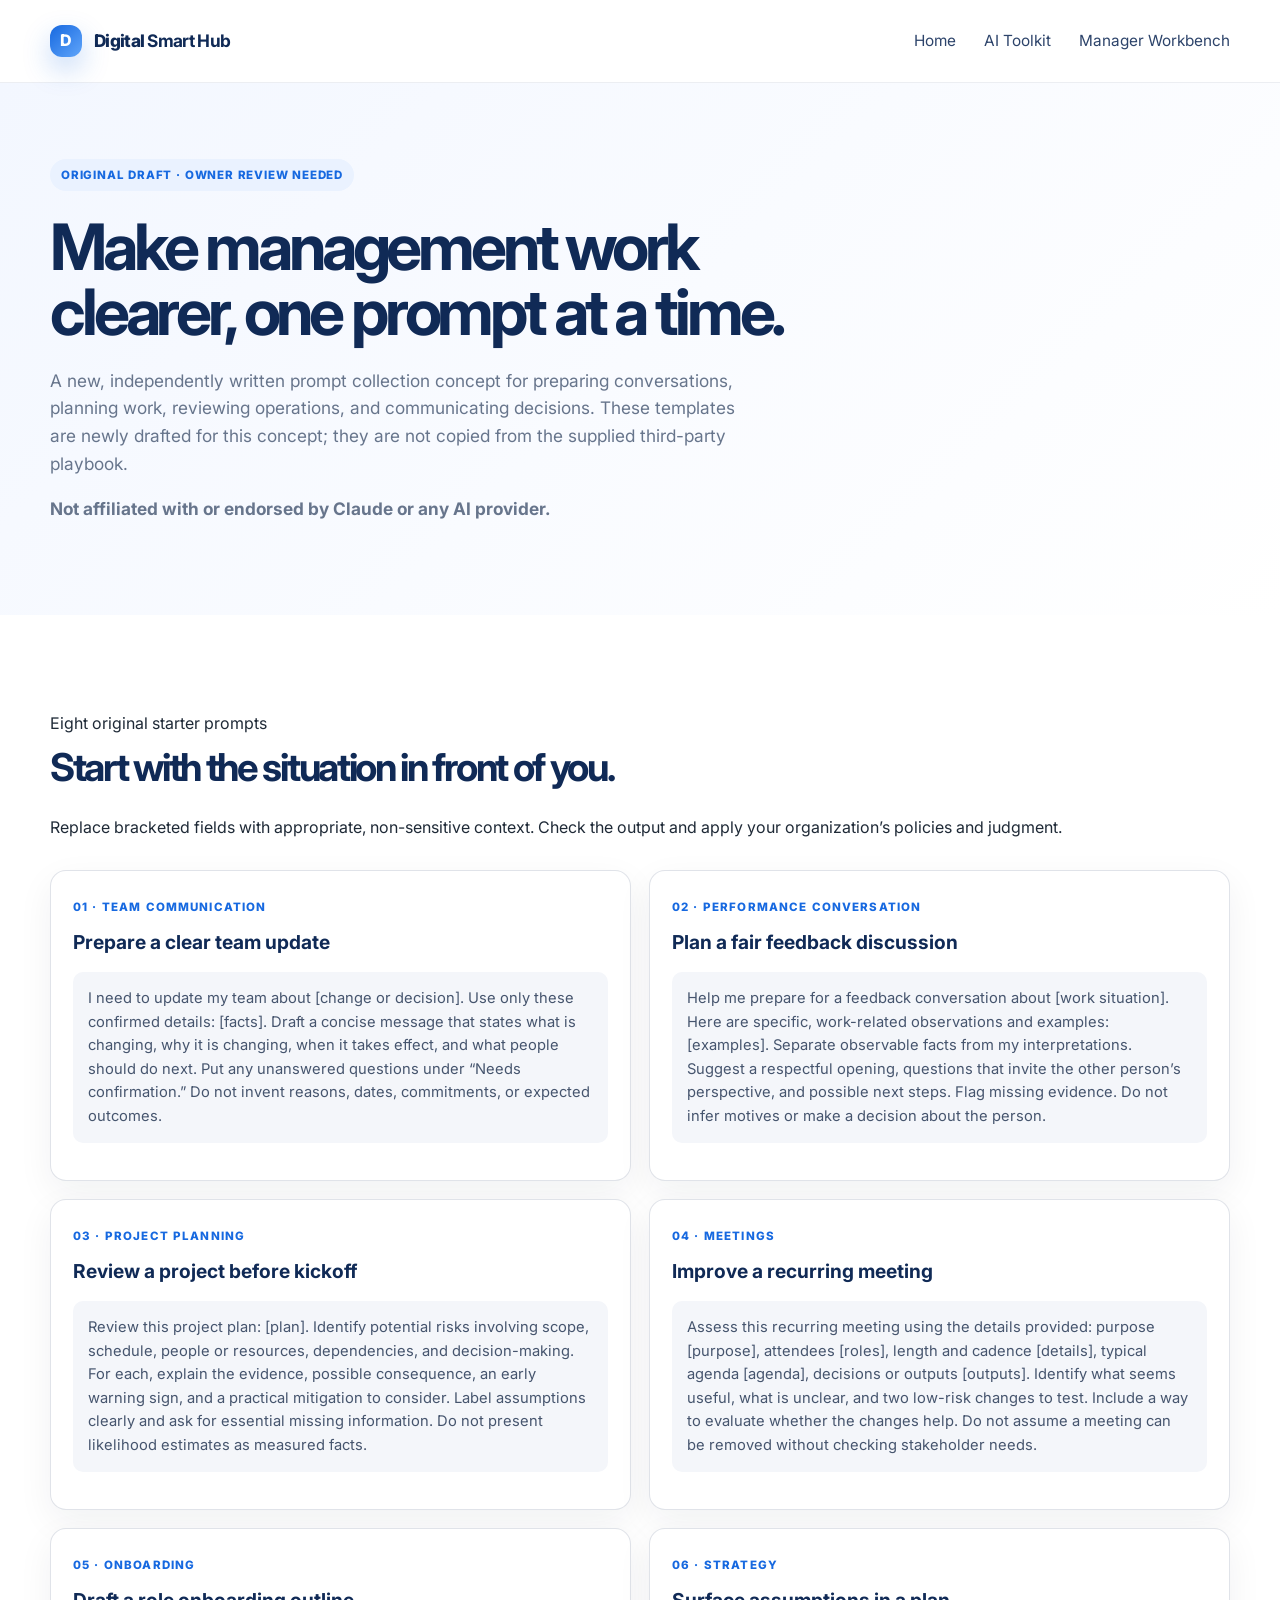
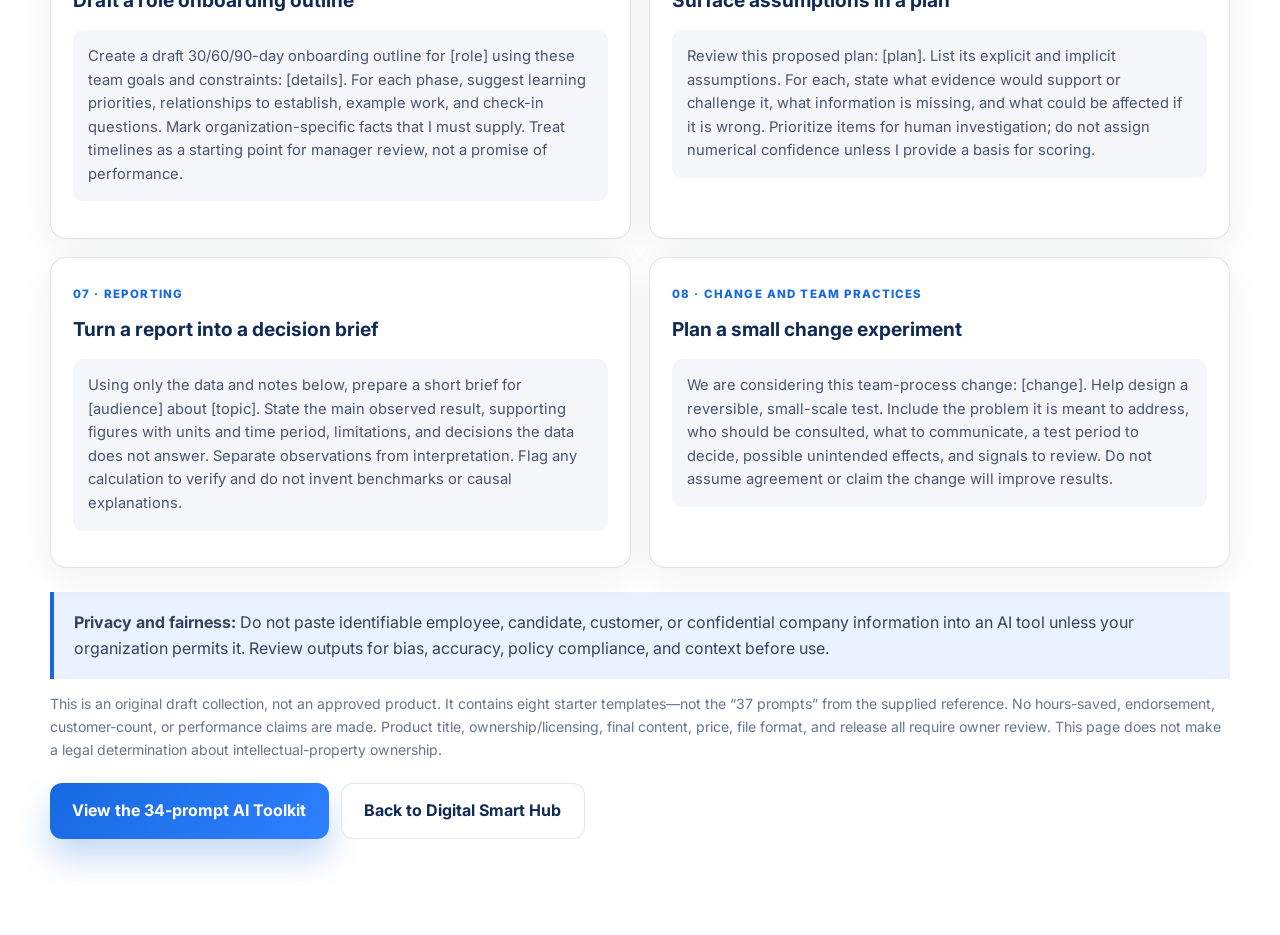
<file: digital-smart-hub/manager-ai-prompts.html>
<!doctype html>
<html lang="en">
<head>
  <meta charset="utf-8" /><meta name="viewport" content="width=device-width, initial-scale=1" />
  <title>Manager AI Prompt Workbench | Digital Smart Hub</title>
  <meta name="description" content="An original draft collection of AI prompt templates for common management workflows." />
  <link rel="preconnect" href="https://fonts.googleapis.com" /><link rel="preconnect" href="https://fonts.gstatic.com" crossorigin />
  <link href="https://fonts.googleapis.com/css2?family=Inter:wght@400;500;600;700;800&display=swap" rel="stylesheet" /><link rel="stylesheet" href="styles.css" />
  <style>
    .manager-hero{padding:76px 0;background:linear-gradient(135deg,#f3f7ff,#fff)}.manager-hero h1{max-width:800px;font-size:clamp(2.5rem,5vw,4.7rem);line-height:1.02;letter-spacing:-.065em;color:#102a56;margin:.35em 0}.manager-hero p{max-width:700px;color:#67758c;font-size:1.08rem}.draft-badge{display:inline-block;padding:7px 11px;border-radius:99px;background:#eaf2ff;color:#1769e0;font-size:.72rem;font-weight:800;letter-spacing:.07em;text-transform:uppercase}.manager-grid{display:grid;grid-template-columns:repeat(2,minmax(0,1fr));gap:18px}.prompt-card{border:1px solid rgba(16,42,86,.13);border-radius:16px;background:#fff;padding:22px;box-shadow:0 12px 36px rgba(17,33,58,.06)}.prompt-card h2{font-size:1.2rem;color:#102a56;margin:8px 0}.prompt-card .prompt-kicker{font-size:.72rem;text-transform:uppercase;letter-spacing:.1em;color:#1769e0;font-weight:800}.prompt-card p{color:#46556e}.prompt-text{padding:15px;background:#f4f6fa;border-radius:10px;font-size:.92rem;color:#26364e;white-space:pre-line}.manager-note{margin-top:24px;padding:18px 20px;border-left:4px solid #1769e0;background:#eaf2ff;color:#33435e}.manager-disclaimer{color:#67758c;font-size:.88rem}.manager-actions{display:flex;flex-wrap:wrap;gap:12px;margin-top:22px}@media(max-width:720px){.manager-grid{grid-template-columns:1fr}.manager-hero{padding:55px 0}}
  </style>
</head>
<body>
  <header class="site-header"><div class="container nav-wrap"><a class="brand" href="index.html"><span class="brand-mark">D</span><span class="brand-text">Digital <strong>Smart Hub</strong></span></a><nav class="main-nav" aria-label="Main navigation"><a href="index.html">Home</a><a href="ai-products.html">AI Toolkit</a><a class="active" href="manager-ai-prompts.html">Manager Workbench</a></nav></div></header>
  <main>
    <section class="manager-hero"><div class="container"><span class="draft-badge">Original draft · owner review needed</span><h1>Make management work clearer, one prompt at a time.</h1><p>A new, independently written prompt collection concept for preparing conversations, planning work, reviewing operations, and communicating decisions. These templates are newly drafted for this concept; they are not copied from the supplied third-party playbook.</p><p><strong>Not affiliated with or endorsed by Claude or any AI provider.</strong></p></div></section>
    <section class="section"><div class="container"><div class="section-heading"><span class="section-label">Eight original starter prompts</span><h2>Start with the situation in front of you.</h2><p>Replace bracketed fields with appropriate, non-sensitive context. Check the output and apply your organization’s policies and judgment.</p></div>
      <div class="manager-grid">
        <article class="prompt-card"><span class="prompt-kicker">01 · Team communication</span><h2>Prepare a clear team update</h2><p class="prompt-text">I need to update my team about [change or decision]. Use only these confirmed details: [facts]. Draft a concise message that states what is changing, why it is changing, when it takes effect, and what people should do next. Put any unanswered questions under “Needs confirmation.” Do not invent reasons, dates, commitments, or expected outcomes.</p></article>
        <article class="prompt-card"><span class="prompt-kicker">02 · Performance conversation</span><h2>Plan a fair feedback discussion</h2><p class="prompt-text">Help me prepare for a feedback conversation about [work situation]. Here are specific, work-related observations and examples: [examples]. Separate observable facts from my interpretations. Suggest a respectful opening, questions that invite the other person’s perspective, and possible next steps. Flag missing evidence. Do not infer motives or make a decision about the person.</p></article>
        <article class="prompt-card"><span class="prompt-kicker">03 · Project planning</span><h2>Review a project before kickoff</h2><p class="prompt-text">Review this project plan: [plan]. Identify potential risks involving scope, schedule, people or resources, dependencies, and decision-making. For each, explain the evidence, possible consequence, an early warning sign, and a practical mitigation to consider. Label assumptions clearly and ask for essential missing information. Do not present likelihood estimates as measured facts.</p></article>
        <article class="prompt-card"><span class="prompt-kicker">04 · Meetings</span><h2>Improve a recurring meeting</h2><p class="prompt-text">Assess this recurring meeting using the details provided: purpose [purpose], attendees [roles], length and cadence [details], typical agenda [agenda], decisions or outputs [outputs]. Identify what seems useful, what is unclear, and two low-risk changes to test. Include a way to evaluate whether the changes help. Do not assume a meeting can be removed without checking stakeholder needs.</p></article>
        <article class="prompt-card"><span class="prompt-kicker">05 · Onboarding</span><h2>Draft a role onboarding outline</h2><p class="prompt-text">Create a draft 30/60/90-day onboarding outline for [role] using these team goals and constraints: [details]. For each phase, suggest learning priorities, relationships to establish, example work, and check-in questions. Mark organization-specific facts that I must supply. Treat timelines as a starting point for manager review, not a promise of performance.</p></article>
        <article class="prompt-card"><span class="prompt-kicker">06 · Strategy</span><h2>Surface assumptions in a plan</h2><p class="prompt-text">Review this proposed plan: [plan]. List its explicit and implicit assumptions. For each, state what evidence would support or challenge it, what information is missing, and what could be affected if it is wrong. Prioritize items for human investigation; do not assign numerical confidence unless I provide a basis for scoring.</p></article>
        <article class="prompt-card"><span class="prompt-kicker">07 · Reporting</span><h2>Turn a report into a decision brief</h2><p class="prompt-text">Using only the data and notes below, prepare a short brief for [audience] about [topic]. State the main observed result, supporting figures with units and time period, limitations, and decisions the data does not answer. Separate observations from interpretation. Flag any calculation to verify and do not invent benchmarks or causal explanations.</p></article>
        <article class="prompt-card"><span class="prompt-kicker">08 · Change and team practices</span><h2>Plan a small change experiment</h2><p class="prompt-text">We are considering this team-process change: [change]. Help design a reversible, small-scale test. Include the problem it is meant to address, who should be consulted, what to communicate, a test period to decide, possible unintended effects, and signals to review. Do not assume agreement or claim the change will improve results.</p></article>
      </div>
      <div class="manager-note"><strong>Privacy and fairness:</strong> Do not paste identifiable employee, candidate, customer, or confidential company information into an AI tool unless your organization permits it. Review outputs for bias, accuracy, policy compliance, and context before use.</div>
      <p class="manager-disclaimer">This is an original draft collection, not an approved product. It contains eight starter templates—not the “37 prompts” from the supplied reference. No hours-saved, endorsement, customer-count, or performance claims are made. Product title, ownership/licensing, final content, price, file format, and release all require owner review. This page does not make a legal determination about intellectual-property ownership.</p>
      <div class="manager-actions"><a class="btn btn-primary" href="ai-products.html">View the 34-prompt AI Toolkit</a><a class="btn btn-secondary" href="index.html">Back to Digital Smart Hub</a></div>
    </div></section>
  </main>
</body>
</html>
</file>
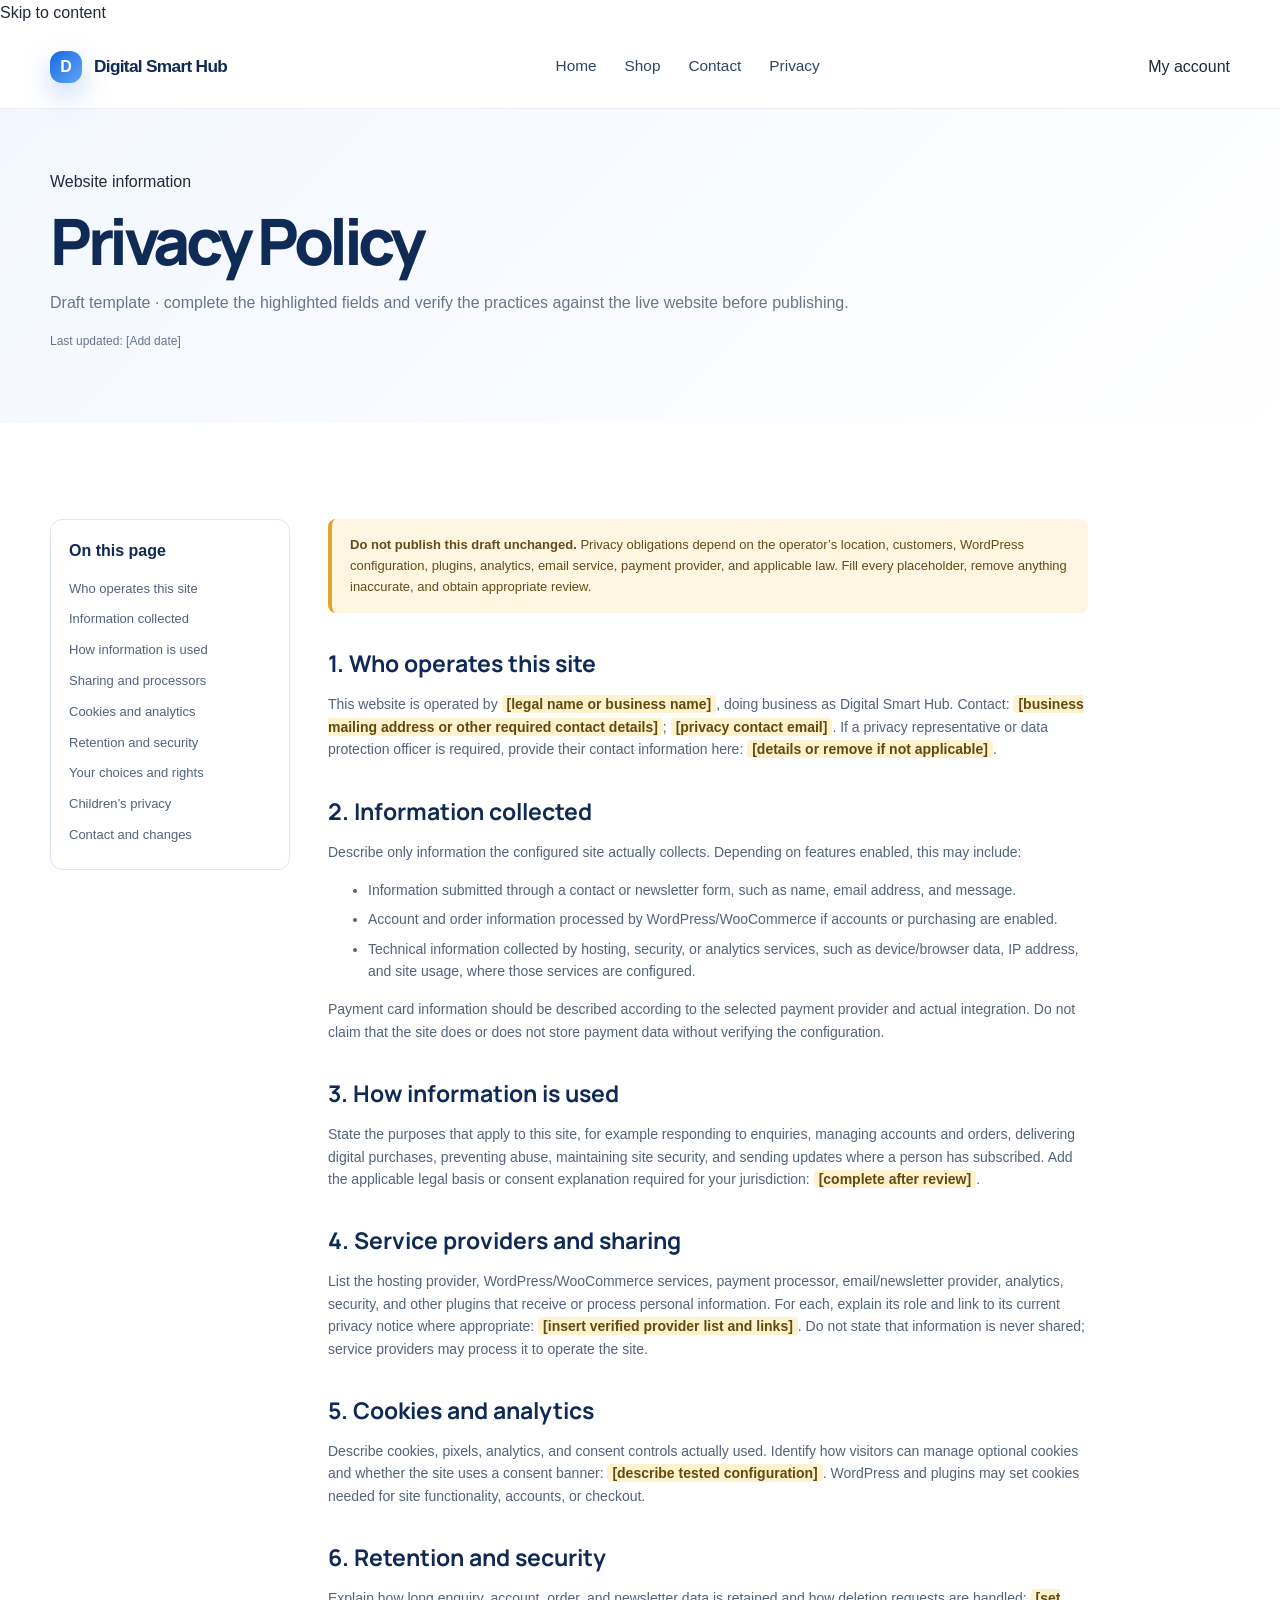
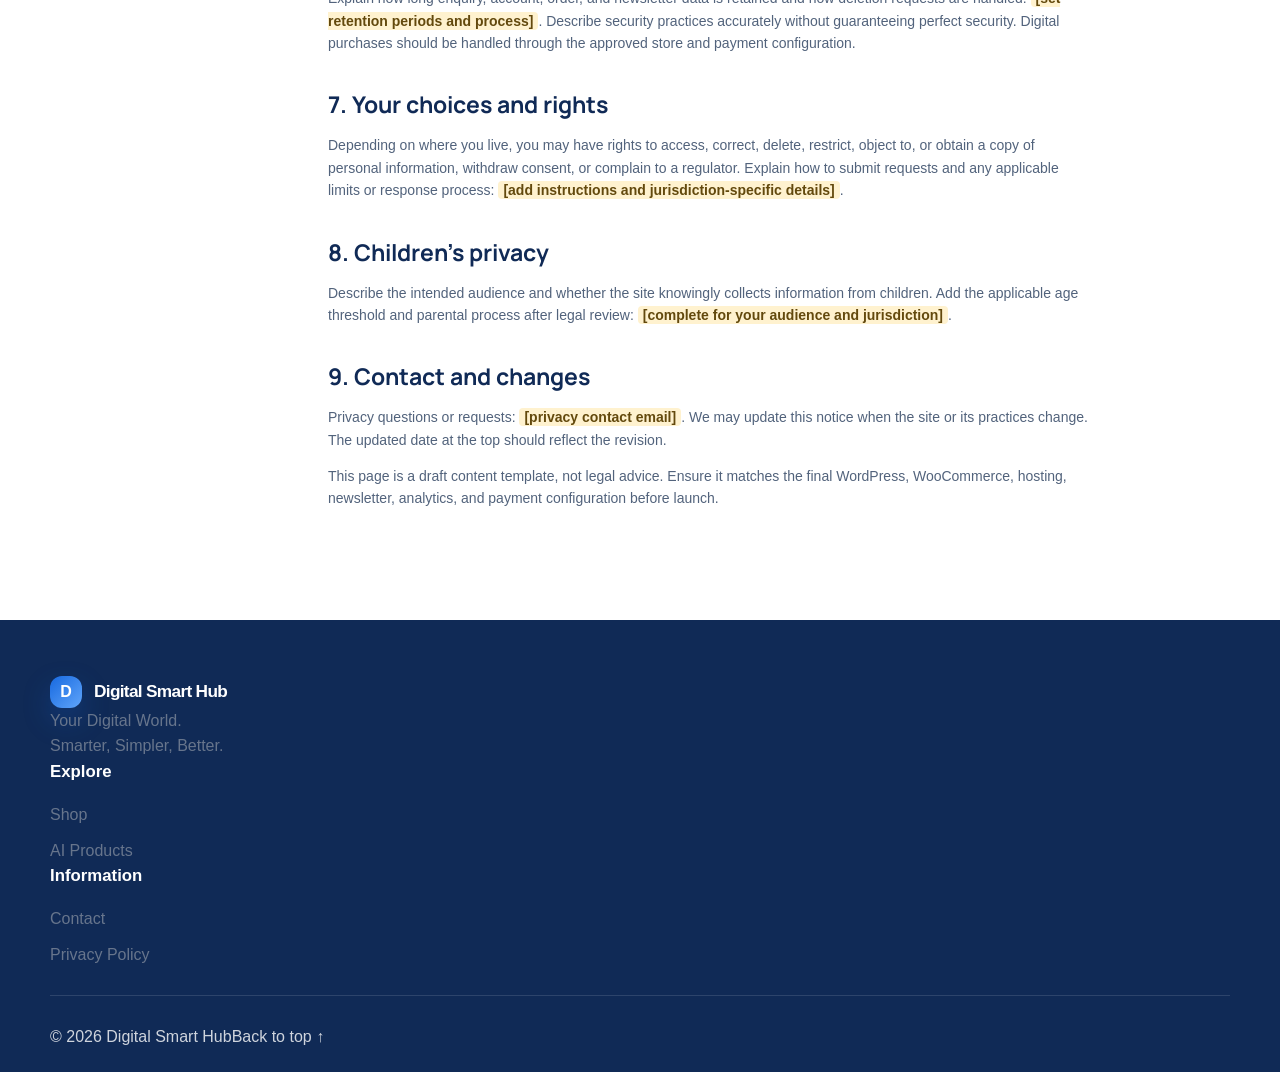
<file: digital-smart-hub/privacy.html>
<!doctype html>
<html lang="en">
<head><meta charset="utf-8"/><meta name="viewport" content="width=device-width, initial-scale=1"/><meta name="theme-color" content="#102a56"/><title>Privacy Policy | Digital Smart Hub</title><meta name="description" content="Draft privacy notice for the Digital Smart Hub website. Complete and review before publishing."/><link rel="preconnect" href="https://fonts.googleapis.com"/><link rel="preconnect" href="https://fonts.gstatic.com" crossorigin/><link href="https://fonts.googleapis.com/css2?family=DM+Sans:wght@400;500;600;700&family=Manrope:wght@500;600;700;800&display=swap" rel="stylesheet"/><link rel="stylesheet" href="styles.css"/><style>.policy-hero{padding:60px 0;background:linear-gradient(135deg,#f3f7ff,#fff)}.policy-hero h1{font:800 clamp(2.4rem,5vw,4rem)/1.05 Manrope,sans-serif;color:#102a56;letter-spacing:-.07em;margin:.2em 0}.policy-hero p{color:#67758c}.policy-layout{display:grid;grid-template-columns:240px minmax(0,760px);gap:38px;align-items:start}.policy-toc{position:sticky;top:110px;padding:18px;border:1px solid #dce5f2;border-radius:12px;background:#fff}.policy-toc strong{display:block;color:#102a56;margin-bottom:10px}.policy-toc a{display:block;color:#52637c;font-size:13px;padding:5px 0}.policy-content h2{font:700 23px Manrope,sans-serif;color:#102a56;margin:34px 0 8px}.policy-content p,.policy-content li{color:#52637c;font-size:14px}.policy-content li{margin:7px 0}.policy-warning{padding:16px 18px;background:#fff6e2;border-left:4px solid #e1a627;color:#654b17;border-radius:8px;font-size:13px}.placeholder{background:#fff2cf;padding:1px 5px;border-radius:4px;color:#63490d;font-weight:700}.last-updated{font-size:12px;color:#67758c}@media(max-width:760px){.policy-layout{grid-template-columns:1fr}.policy-toc{position:static}}
</style></head>
<body><a class="skip-link" href="#main">Skip to content</a><header class="site-header"><div class="container nav-wrap"><a class="brand" href="index.html"><span class="brand-mark">D</span><span class="brand-text">Digital <strong>Smart Hub</strong></span></a><nav class="main-nav" aria-label="Main navigation"><a href="index.html">Home</a><a href="shop.html">Shop</a><a href="contact.html">Contact</a><a class="active" href="privacy.html">Privacy</a></nav><div class="nav-actions"><a class="account-link" href="account.html">My account</a></div></div></header>
<main id="main"><section class="policy-hero"><div class="container"><span class="section-label">Website information</span><h1>Privacy Policy</h1><p>Draft template · complete the highlighted fields and verify the practices against the live website before publishing.</p><p class="last-updated">Last updated: [Add date]</p></div></section><section class="section"><div class="container policy-layout"><nav class="policy-toc" aria-label="On this page"><strong>On this page</strong><a href="#controller">Who operates this site</a><a href="#collect">Information collected</a><a href="#use">How information is used</a><a href="#sharing">Sharing and processors</a><a href="#cookies">Cookies and analytics</a><a href="#retention">Retention and security</a><a href="#rights">Your choices and rights</a><a href="#children">Children’s privacy</a><a href="#contact">Contact and changes</a></nav><article class="policy-content"><div class="policy-warning"><strong>Do not publish this draft unchanged.</strong> Privacy obligations depend on the operator’s location, customers, WordPress configuration, plugins, analytics, email service, payment provider, and applicable law. Fill every placeholder, remove anything inaccurate, and obtain appropriate review.</div>
<h2 id="controller">1. Who operates this site</h2><p>This website is operated by <span class="placeholder">[legal name or business name]</span>, doing business as Digital Smart Hub. Contact: <span class="placeholder">[business mailing address or other required contact details]</span>; <span class="placeholder">[privacy contact email]</span>. If a privacy representative or data protection officer is required, provide their contact information here: <span class="placeholder">[details or remove if not applicable]</span>.</p>
<h2 id="collect">2. Information collected</h2><p>Describe only information the configured site actually collects. Depending on features enabled, this may include:</p><ul><li>Information submitted through a contact or newsletter form, such as name, email address, and message.</li><li>Account and order information processed by WordPress/WooCommerce if accounts or purchasing are enabled.</li><li>Technical information collected by hosting, security, or analytics services, such as device/browser data, IP address, and site usage, where those services are configured.</li></ul><p>Payment card information should be described according to the selected payment provider and actual integration. Do not claim that the site does or does not store payment data without verifying the configuration.</p>
<h2 id="use">3. How information is used</h2><p>State the purposes that apply to this site, for example responding to enquiries, managing accounts and orders, delivering digital purchases, preventing abuse, maintaining site security, and sending updates where a person has subscribed. Add the applicable legal basis or consent explanation required for your jurisdiction: <span class="placeholder">[complete after review]</span>.</p>
<h2 id="sharing">4. Service providers and sharing</h2><p>List the hosting provider, WordPress/WooCommerce services, payment processor, email/newsletter provider, analytics, security, and other plugins that receive or process personal information. For each, explain its role and link to its current privacy notice where appropriate: <span class="placeholder">[insert verified provider list and links]</span>. Do not state that information is never shared; service providers may process it to operate the site.</p>
<h2 id="cookies">5. Cookies and analytics</h2><p>Describe cookies, pixels, analytics, and consent controls actually used. Identify how visitors can manage optional cookies and whether the site uses a consent banner: <span class="placeholder">[describe tested configuration]</span>. WordPress and plugins may set cookies needed for site functionality, accounts, or checkout.</p>
<h2 id="retention">6. Retention and security</h2><p>Explain how long enquiry, account, order, and newsletter data is retained and how deletion requests are handled: <span class="placeholder">[set retention periods and process]</span>. Describe security practices accurately without guaranteeing perfect security. Digital purchases should be handled through the approved store and payment configuration.</p>
<h2 id="rights">7. Your choices and rights</h2><p>Depending on where you live, you may have rights to access, correct, delete, restrict, object to, or obtain a copy of personal information, withdraw consent, or complain to a regulator. Explain how to submit requests and any applicable limits or response process: <span class="placeholder">[add instructions and jurisdiction-specific details]</span>.</p>
<h2 id="children">8. Children’s privacy</h2><p>Describe the intended audience and whether the site knowingly collects information from children. Add the applicable age threshold and parental process after legal review: <span class="placeholder">[complete for your audience and jurisdiction]</span>.</p>
<h2 id="contact">9. Contact and changes</h2><p>Privacy questions or requests: <span class="placeholder">[privacy contact email]</span>. We may update this notice when the site or its practices change. The updated date at the top should reflect the revision.</p><p>This page is a draft content template, not legal advice. Ensure it matches the final WordPress, WooCommerce, hosting, newsletter, analytics, and payment configuration before launch.</p></article></div></section></main>
<footer class="site-footer"><div class="container footer-main"><div class="footer-brand-col"><a class="brand footer-brand" href="index.html"><span class="brand-mark">D</span><span class="brand-text">Digital <strong>Smart Hub</strong></span></a><p>Your Digital World.<br/>Smarter, Simpler, Better.</p></div><div><h3>Explore</h3><ul><li><a href="shop.html">Shop</a></li><li><a href="ai-products.html">AI Products</a></li></ul></div><div><h3>Information</h3><ul><li><a href="contact.html">Contact</a></li><li><a href="privacy.html">Privacy Policy</a></li></ul></div></div><div class="container footer-bottom"><span>© 2026 Digital Smart Hub</span><a href="#main">Back to top ↑</a></div></footer></body></html>
</file>
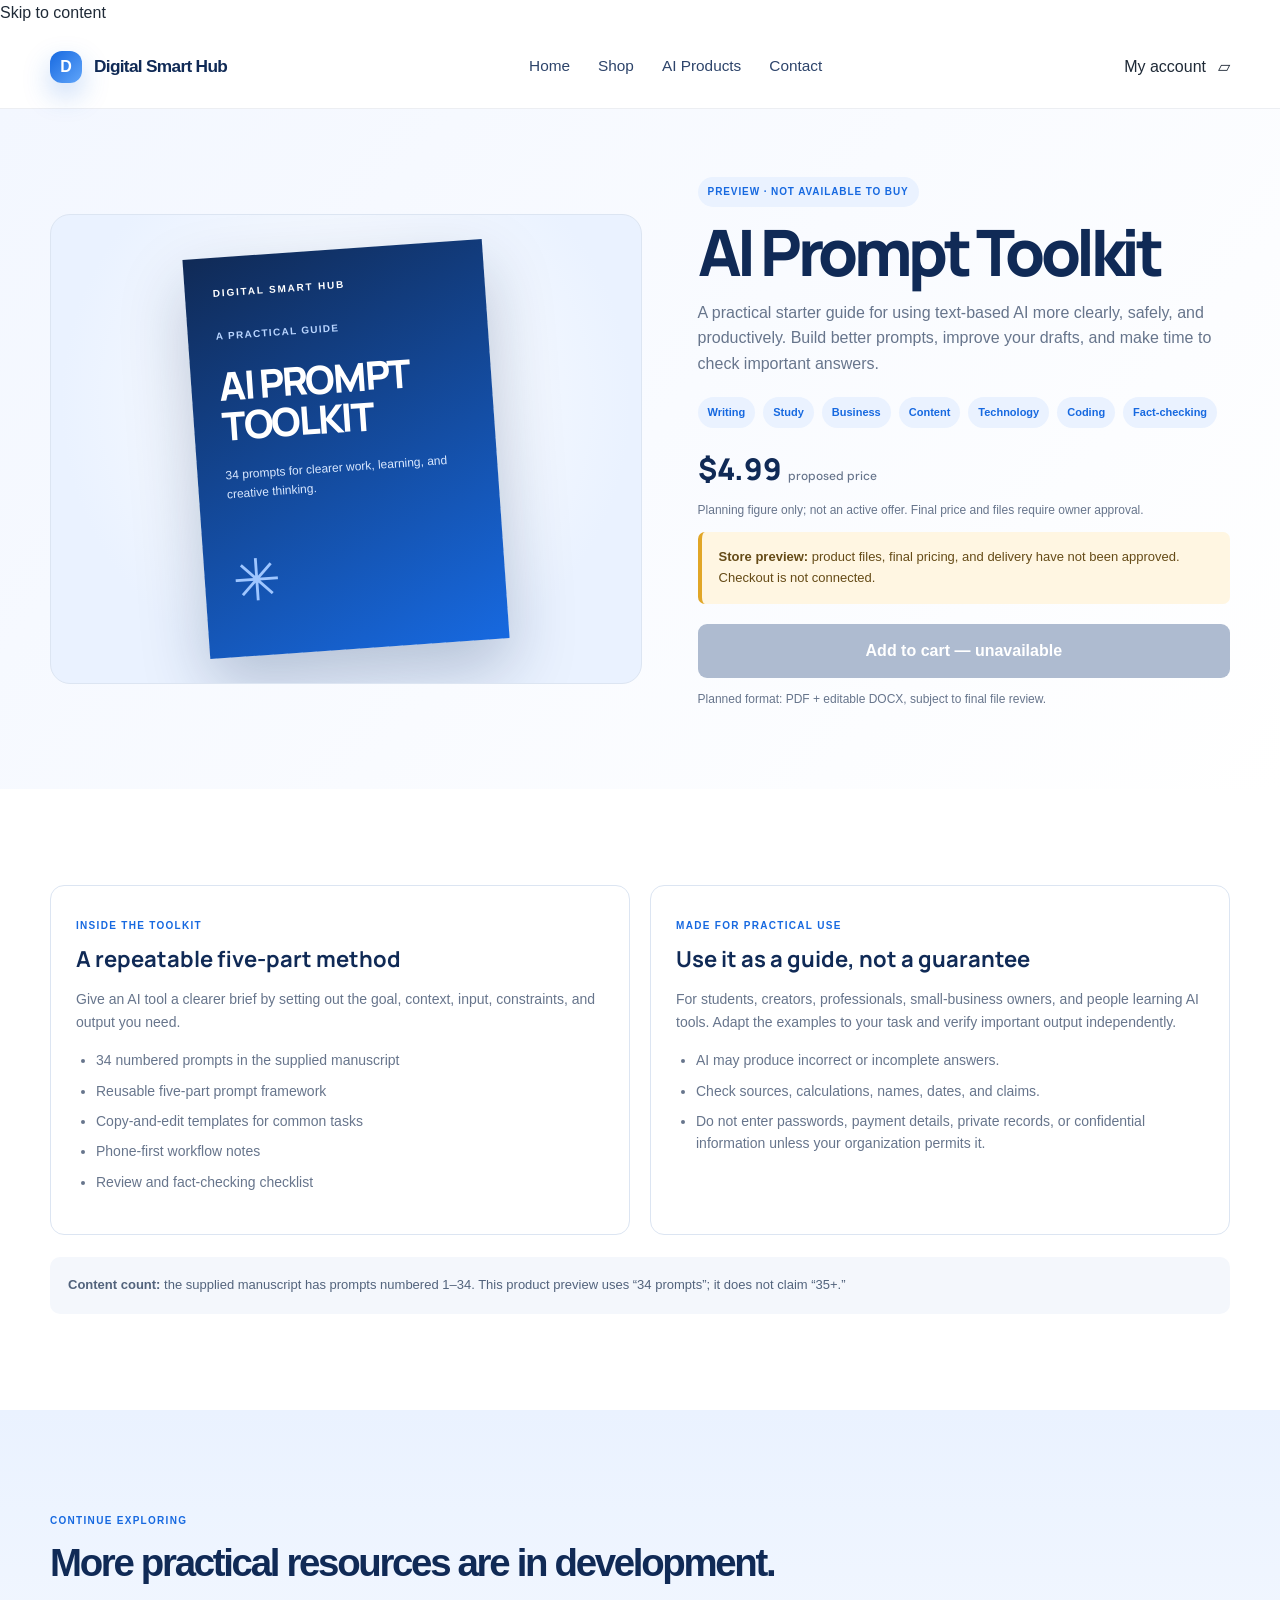
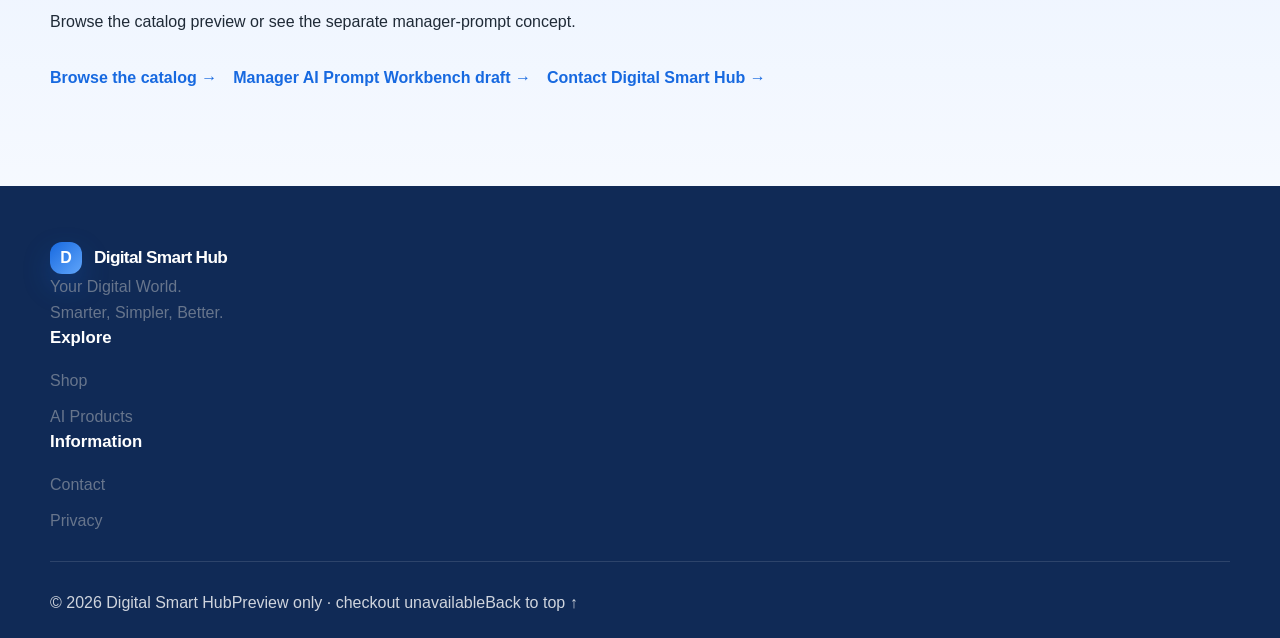
<file: digital-smart-hub/product-ai-toolkit.html>
<!doctype html>
<html lang="en">
<head>
  <meta charset="utf-8" /><meta name="viewport" content="width=device-width, initial-scale=1" /><meta name="theme-color" content="#102a56" />
  <title>AI Prompt Toolkit | Digital Smart Hub</title>
  <meta name="description" content="Preview the Digital Smart Hub AI Prompt Toolkit: a practical guide with 34 prompts, a reusable framework, and AI review tips." />
  <link rel="preconnect" href="https://fonts.googleapis.com" /><link rel="preconnect" href="https://fonts.gstatic.com" crossorigin />
  <link href="https://fonts.googleapis.com/css2?family=DM+Sans:wght@400;500;600;700&family=Manrope:wght@500;600;700;800&display=swap" rel="stylesheet" /><link rel="stylesheet" href="styles.css" />
  <style>
    .product-hero{padding:68px 0;background:linear-gradient(130deg,#f3f7ff,#fff)}.product-layout{display:grid;grid-template-columns:1fr .9fr;gap:56px;align-items:center}.cover-stage{min-height:470px;border:1px solid #dce5f2;border-radius:20px;background:radial-gradient(circle at 50% 40%,#fff 0,#eaf2ff 70%);display:grid;place-items:center;overflow:hidden}.cover{width:min(300px,68%);aspect-ratio:3/4;padding:28px;background:linear-gradient(155deg,#102a56,#1769e0);box-shadow:0 28px 65px #102a5640;color:white;display:flex;flex-direction:column;justify-content:space-between;transform:rotate(-4deg)}.cover-brand{font-size:10px;font-weight:800;letter-spacing:.18em}.cover h2{color:#fff;font:800 clamp(27px,4vw,39px)/1.02 Manrope,sans-serif;letter-spacing:-.06em;margin:20px 0}.cover p{font-size:12px;color:#d9e8ff}.cover-mark{font-size:58px;color:#9fc6ff}.product-copy h1{font:800 clamp(2.6rem,5vw,4.4rem)/1.02 Manrope,sans-serif;letter-spacing:-.07em;color:#102a56;margin:12px 0}.product-copy>p{color:#67758c}.product-status{display:inline-flex;padding:7px 10px;background:#eaf2ff;color:#1769e0;text-transform:uppercase;letter-spacing:.09em;font-size:10px;font-weight:800;border-radius:99px}.proposed-price{font:800 30px Manrope,sans-serif;color:#102a56;margin-top:20px}.proposed-price small{font:500 12px 'DM Sans',sans-serif;color:#67758c}.price-caption{font-size:12px;color:#67758c}.product-tags{display:flex;flex-wrap:wrap;gap:8px;margin:20px 0}.product-tags span{padding:7px 10px;border-radius:99px;background:#eaf2ff;color:#1769e0;font-size:11px;font-weight:700}.purchase-disabled{display:block;text-align:center;padding:14px;border-radius:9px;background:#aebbd0;color:#fff;font-weight:700;margin:20px 0 10px}.preview-alert{padding:15px 17px;border-left:4px solid #e1a627;background:#fff6e2;border-radius:7px;color:#654b17;font-size:13px}.product-detail-grid{display:grid;grid-template-columns:1fr 1fr;gap:20px}.detail-card{padding:25px;border:1px solid #dce5f2;border-radius:14px;background:#fff}.detail-card h2{font:700 22px Manrope,sans-serif;color:#102a56;margin:8px 0}.detail-card p,.detail-card li{font-size:14px;color:#67758c}.detail-card ul{padding-left:20px}.detail-card li{margin:8px 0}.trust-note{margin-top:22px;padding:18px;border-radius:10px;background:#f4f7fc;color:#52637c;font-size:13px}.related-row{display:flex;gap:16px;flex-wrap:wrap}.related-row a{color:#1769e0;font-weight:700}.micro-label{color:#1769e0;font-size:10px;font-weight:800;letter-spacing:.13em;text-transform:uppercase}@media(max-width:760px){.product-layout,.product-detail-grid{grid-template-columns:1fr;gap:24px}.cover-stage{min-height:350px}.product-hero{padding:44px 0}}
  </style>
</head>
<body><a class="skip-link" href="#main">Skip to content</a>
<header class="site-header"><div class="container nav-wrap"><a class="brand" href="index.html"><span class="brand-mark" aria-hidden="true">D</span><span class="brand-text">Digital <strong>Smart Hub</strong></span></a><nav class="main-nav" aria-label="Main navigation"><a href="index.html">Home</a><a href="shop.html">Shop</a><a class="active" href="ai-products.html">AI Products</a><a href="contact.html">Contact</a></nav><div class="nav-actions"><a class="account-link" href="account.html">My account</a><a class="cart-link" href="cart.html" aria-label="Cart preview">▱</a></div></div></header>
<main id="main"><section class="product-hero"><div class="container product-layout"><div class="cover-stage" role="img" aria-label="Decorative AI Prompt Toolkit cover preview"><div class="cover"><span class="cover-brand">DIGITAL SMART HUB</span><div><span class="micro-label" style="color:#b9d5ff">A practical guide</span><h2>AI PROMPT<br/>TOOLKIT</h2><p>34 prompts for clearer work, learning, and creative thinking.</p></div><span class="cover-mark" aria-hidden="true">✳</span></div></div><div class="product-copy"><span class="product-status">Preview · not available to buy</span><h1>AI Prompt Toolkit</h1><p>A practical starter guide for using text-based AI more clearly, safely, and productively. Build better prompts, improve your drafts, and make time to check important answers.</p><div class="product-tags"><span>Writing</span><span>Study</span><span>Business</span><span>Content</span><span>Technology</span><span>Coding</span><span>Fact-checking</span></div><div class="proposed-price">$4.99 <small>proposed price</small></div><p class="price-caption">Planning figure only; not an active offer. Final price and files require owner approval.</p><div class="preview-alert"><strong>Store preview:</strong> product files, final pricing, and delivery have not been approved. Checkout is not connected.</div><span class="purchase-disabled" aria-disabled="true">Add to cart — unavailable</span><p class="price-caption">Planned format: PDF + editable DOCX, subject to final file review.</p></div></div></section>
<section class="section"><div class="container"><div class="product-detail-grid"><article class="detail-card"><span class="micro-label">Inside the toolkit</span><h2>A repeatable five-part method</h2><p>Give an AI tool a clearer brief by setting out the goal, context, input, constraints, and output you need.</p><ul><li>34 numbered prompts in the supplied manuscript</li><li>Reusable five-part prompt framework</li><li>Copy-and-edit templates for common tasks</li><li>Phone-first workflow notes</li><li>Review and fact-checking checklist</li></ul></article><article class="detail-card"><span class="micro-label">Made for practical use</span><h2>Use it as a guide, not a guarantee</h2><p>For students, creators, professionals, small-business owners, and people learning AI tools. Adapt the examples to your task and verify important output independently.</p><ul><li>AI may produce incorrect or incomplete answers.</li><li>Check sources, calculations, names, dates, and claims.</li><li>Do not enter passwords, payment details, private records, or confidential information unless your organization permits it.</li></ul></article></div><div class="trust-note"><strong>Content count:</strong> the supplied manuscript has prompts numbered 1–34. This product preview uses “34 prompts”; it does not claim “35+.”</div></div></section>
<section class="section alt-bg"><div class="container"><div class="section-heading"><span class="micro-label">Continue exploring</span><h2>More practical resources are in development.</h2><p>Browse the catalog preview or see the separate manager-prompt concept.</p></div><div class="related-row"><a href="shop.html">Browse the catalog →</a><a href="manager-ai-prompts.html">Manager AI Prompt Workbench draft →</a><a href="contact.html">Contact Digital Smart Hub →</a></div></div></section></main>
<footer class="site-footer"><div class="container footer-main"><div class="footer-brand-col"><a class="brand footer-brand" href="index.html"><span class="brand-mark">D</span><span class="brand-text">Digital <strong>Smart Hub</strong></span></a><p>Your Digital World.<br/>Smarter, Simpler, Better.</p></div><div><h3>Explore</h3><ul><li><a href="shop.html">Shop</a></li><li><a href="ai-products.html">AI Products</a></li></ul></div><div><h3>Information</h3><ul><li><a href="contact.html">Contact</a></li><li><a href="privacy.html">Privacy</a></li></ul></div></div><div class="container footer-bottom"><span>© 2026 Digital Smart Hub</span><span>Preview only · checkout unavailable</span><a href="#main">Back to top ↑</a></div></footer></body></html>
</file>
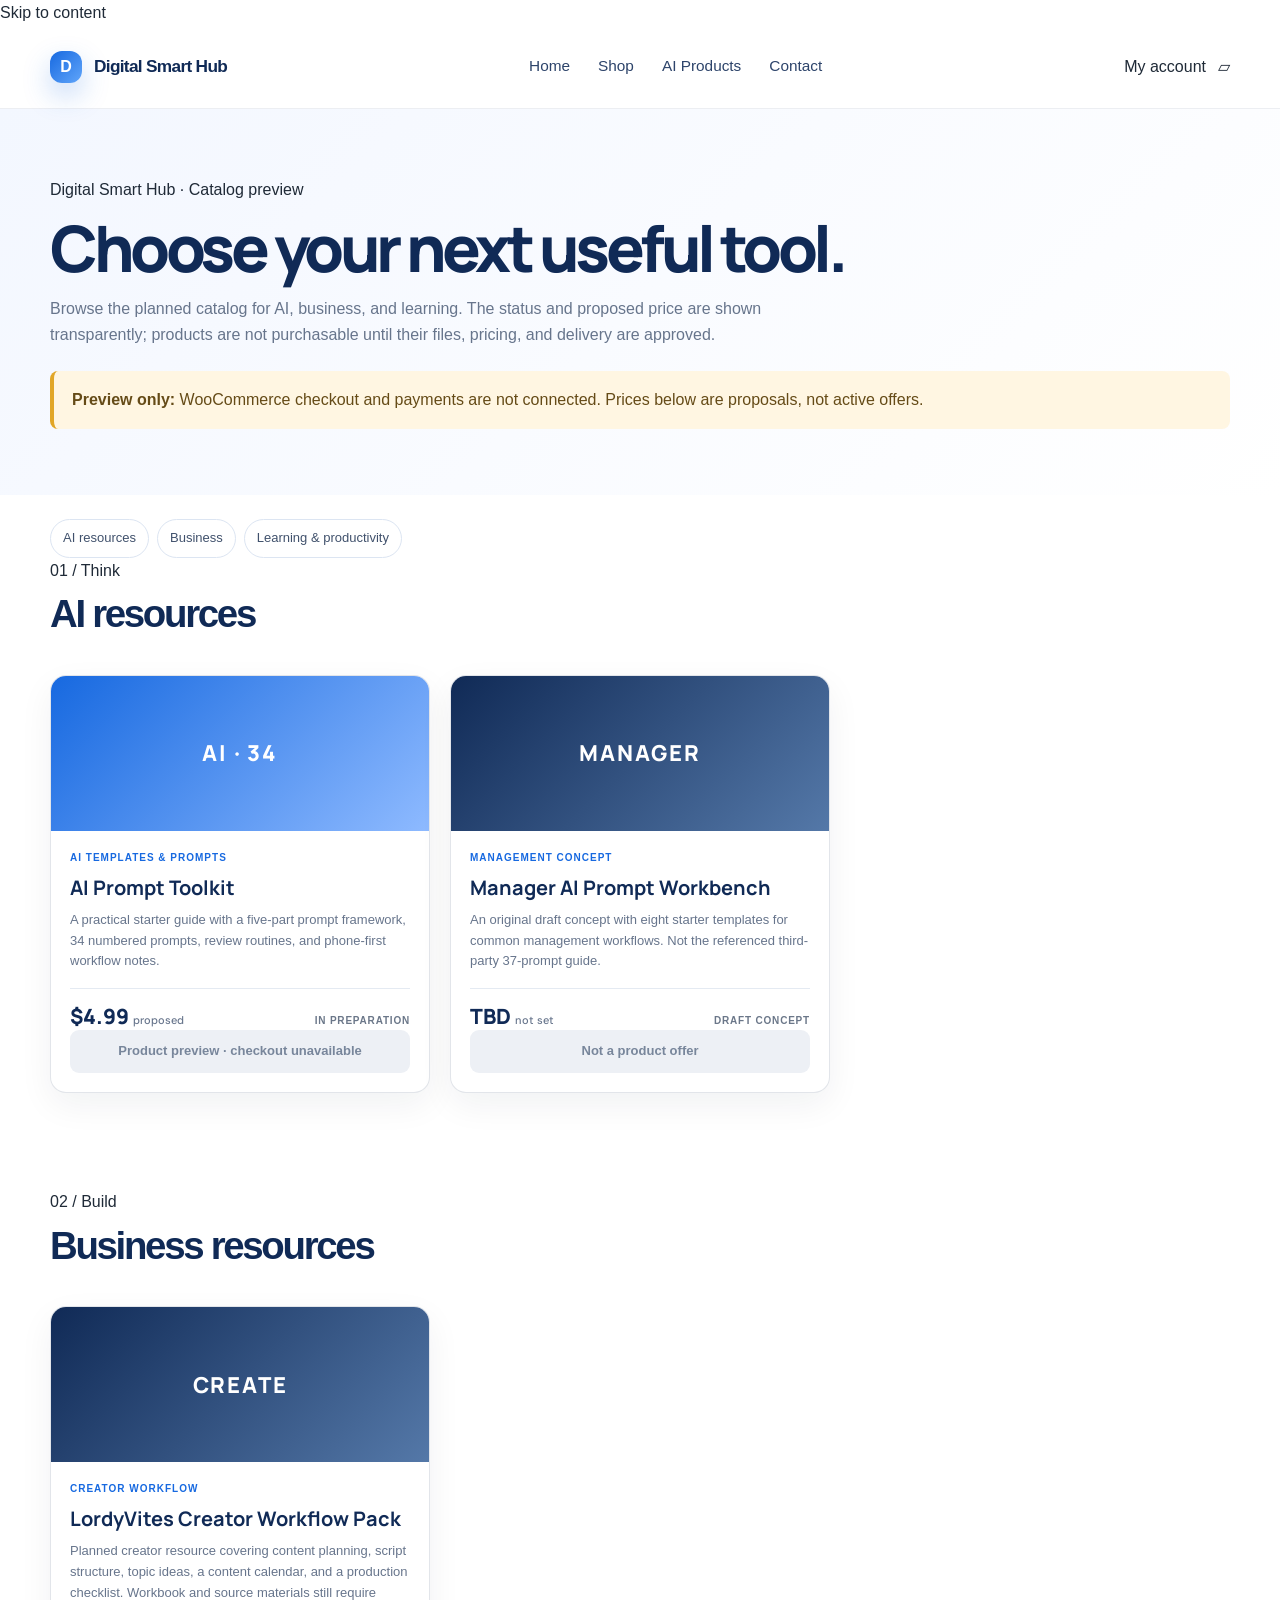
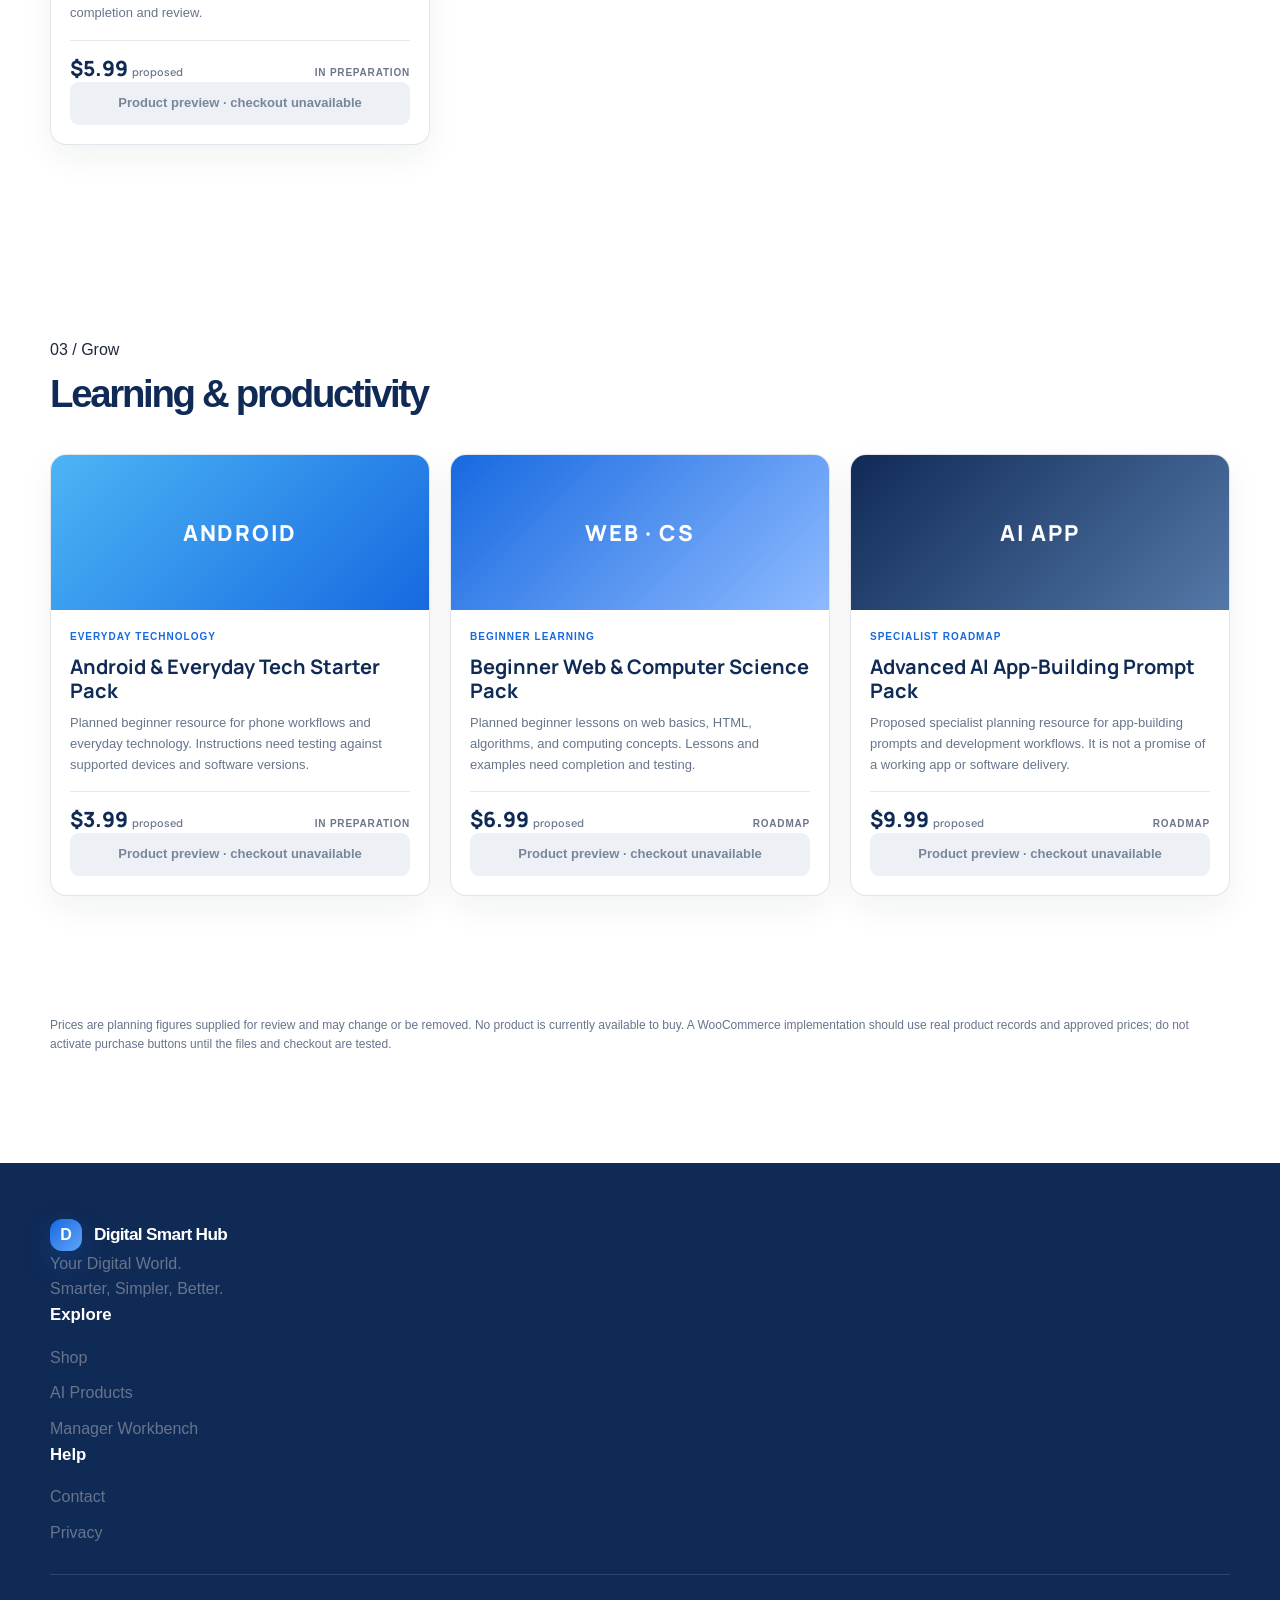
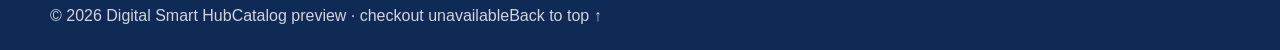
<file: digital-smart-hub/shop.html>
<!doctype html>
<html lang="en">
<head>
  <meta charset="utf-8" /><meta name="viewport" content="width=device-width, initial-scale=1" />
  <meta name="theme-color" content="#102a56" />
  <title>Shop | Digital Smart Hub</title>
  <meta name="description" content="Preview the planned Digital Smart Hub digital product catalog. Products and prices are subject to approval; checkout is not live." />
  <link rel="preconnect" href="https://fonts.googleapis.com" /><link rel="preconnect" href="https://fonts.gstatic.com" crossorigin />
  <link href="https://fonts.googleapis.com/css2?family=DM+Sans:wght@400;500;600;700&family=Manrope:wght@500;600;700;800&display=swap" rel="stylesheet" /><link rel="stylesheet" href="styles.css" />
  <style>
    .shop-hero{padding:68px 0 42px;background:linear-gradient(135deg,#f3f7ff,#fff)}.shop-hero h1{font:800 clamp(2.6rem,5vw,4.6rem)/1.02 Manrope,sans-serif;letter-spacing:-.07em;color:#102a56;margin:.2em 0}.shop-hero p{max-width:760px;color:#67758c}.shop-alert{padding:16px 18px;background:#fff6e2;border-left:4px solid #e1a627;border-radius:8px;color:#654b17;margin:24px 0}.catalog-toolbar{display:flex;justify-content:space-between;align-items:center;gap:14px;flex-wrap:wrap;margin:28px 0}.category-pills{display:flex;gap:8px;flex-wrap:wrap}.category-pills a{padding:8px 12px;border:1px solid #dce5f2;border-radius:999px;color:#40516c;font-size:13px}.category-pills a:hover{background:#eaf2ff;color:#1769e0}.catalog-grid{display:grid;grid-template-columns:repeat(3,minmax(0,1fr));gap:20px}.catalog-card{border:1px solid rgba(16,42,86,.12);border-radius:16px;background:#fff;overflow:hidden;box-shadow:0 12px 34px rgba(17,33,58,.06);display:flex;flex-direction:column}.catalog-art{min-height:155px;display:grid;place-items:center;background:linear-gradient(135deg,#1769e0,#8ebaff);color:white}.catalog-art.navy{background:linear-gradient(135deg,#102a56,#5478a8)}.catalog-art.sky{background:linear-gradient(135deg,#4cb5f5,#1769e0)}.catalog-art span{font:800 22px Manrope,sans-serif;letter-spacing:.08em}.catalog-body{padding:19px;display:flex;flex-direction:column;flex:1}.catalog-tag{color:#1769e0;text-transform:uppercase;letter-spacing:.1em;font-size:10px;font-weight:800}.catalog-body h2{font:700 20px/1.2 Manrope,sans-serif;color:#102a56;margin:10px 0}.catalog-body p{font-size:13px;color:#67758c;margin:0 0 16px}.catalog-price-row{display:flex;justify-content:space-between;align-items:baseline;border-top:1px solid #e4eaf2;padding-top:13px;margin-top:auto}.catalog-price{font:800 21px Manrope,sans-serif;color:#102a56}.catalog-price small{font:500 11px 'DM Sans',sans-serif;color:#67758c}.product-status{font-size:10px;text-transform:uppercase;letter-spacing:.08em;font-weight:800;color:#6b7789}.catalog-card .btn{width:100%;margin-top:15px;text-align:center}.button-disabled{background:#edf0f5;color:#78869b;border-radius:9px;padding:11px 14px;font-size:13px;font-weight:700;text-align:center}.disclaimer{font-size:12px;color:#67758c;margin-top:24px}.category-section{scroll-margin-top:100px}@media(max-width:900px){.catalog-grid{grid-template-columns:repeat(2,minmax(0,1fr))}}@media(max-width:620px){.catalog-grid{grid-template-columns:1fr}.shop-hero{padding:48px 0 28px}}
  </style>
</head>
<body><a class="skip-link" href="#main">Skip to content</a>
<header class="site-header"><div class="container nav-wrap"><a class="brand" href="index.html"><span class="brand-mark" aria-hidden="true">D</span><span class="brand-text">Digital <strong>Smart Hub</strong></span></a><nav class="main-nav" aria-label="Main navigation"><a href="index.html">Home</a><a class="active" href="shop.html">Shop</a><a href="ai-products.html">AI Products</a><a href="contact.html">Contact</a></nav><div class="nav-actions"><a class="account-link" href="account.html">My account</a><a class="cart-link" href="cart.html" aria-label="Cart preview">▱</a></div></div></header>
<main id="main"><section class="shop-hero"><div class="container"><span class="section-label">Digital Smart Hub · Catalog preview</span><h1>Choose your next useful tool.</h1><p>Browse the planned catalog for AI, business, and learning. The status and proposed price are shown transparently; products are not purchasable until their files, pricing, and delivery are approved.</p><div class="shop-alert"><strong>Preview only:</strong> WooCommerce checkout and payments are not connected. Prices below are proposals, not active offers.</div></div></section>
<section class="section" style="padding-top:24px"><div class="container"><nav class="category-pills" aria-label="Product categories"><a href="#ai">AI resources</a><a href="#business">Business</a><a href="#learning">Learning &amp; productivity</a></nav>
<section id="ai" class="category-section"><div class="section-heading"><span class="section-label">01 / Think</span><h2>AI resources</h2></div><div class="catalog-grid">
<article class="catalog-card"><div class="catalog-art"><span>AI · 34</span></div><div class="catalog-body"><span class="catalog-tag">AI templates &amp; prompts</span><h2>AI Prompt Toolkit</h2><p>A practical starter guide with a five-part prompt framework, 34 numbered prompts, review routines, and phone-first workflow notes.</p><div class="catalog-price-row"><span class="catalog-price">$4.99 <small>proposed</small></span><span class="product-status">In preparation</span></div><div class="button-disabled" aria-disabled="true">Product preview · checkout unavailable</div></div></article>
<article class="catalog-card"><div class="catalog-art navy"><span>MANAGER</span></div><div class="catalog-body"><span class="catalog-tag">Management concept</span><h2>Manager AI Prompt Workbench</h2><p>An original draft concept with eight starter templates for common management workflows. Not the referenced third-party 37-prompt guide.</p><div class="catalog-price-row"><span class="catalog-price">TBD <small>not set</small></span><span class="product-status">Draft concept</span></div><div class="button-disabled" aria-disabled="true">Not a product offer</div></div></article>
</div></section>
<section id="business" class="category-section section"><div class="section-heading"><span class="section-label">02 / Build</span><h2>Business resources</h2></div><div class="catalog-grid"><article class="catalog-card"><div class="catalog-art navy"><span>CREATE</span></div><div class="catalog-body"><span class="catalog-tag">Creator workflow</span><h2>LordyVites Creator Workflow Pack</h2><p>Planned creator resource covering content planning, script structure, topic ideas, a content calendar, and a production checklist. Workbook and source materials still require completion and review.</p><div class="catalog-price-row"><span class="catalog-price">$5.99 <small>proposed</small></span><span class="product-status">In preparation</span></div><div class="button-disabled" aria-disabled="true">Product preview · checkout unavailable</div></div></article></div></section>
<section id="learning" class="category-section section"><div class="section-heading"><span class="section-label">03 / Grow</span><h2>Learning &amp; productivity</h2></div><div class="catalog-grid">
<article class="catalog-card"><div class="catalog-art sky"><span>ANDROID</span></div><div class="catalog-body"><span class="catalog-tag">Everyday technology</span><h2>Android &amp; Everyday Tech Starter Pack</h2><p>Planned beginner resource for phone workflows and everyday technology. Instructions need testing against supported devices and software versions.</p><div class="catalog-price-row"><span class="catalog-price">$3.99 <small>proposed</small></span><span class="product-status">In preparation</span></div><div class="button-disabled" aria-disabled="true">Product preview · checkout unavailable</div></div></article>
<article class="catalog-card"><div class="catalog-art"><span>WEB · CS</span></div><div class="catalog-body"><span class="catalog-tag">Beginner learning</span><h2>Beginner Web &amp; Computer Science Pack</h2><p>Planned beginner lessons on web basics, HTML, algorithms, and computing concepts. Lessons and examples need completion and testing.</p><div class="catalog-price-row"><span class="catalog-price">$6.99 <small>proposed</small></span><span class="product-status">Roadmap</span></div><div class="button-disabled" aria-disabled="true">Product preview · checkout unavailable</div></div></article>
<article class="catalog-card"><div class="catalog-art navy"><span>AI APP</span></div><div class="catalog-body"><span class="catalog-tag">Specialist roadmap</span><h2>Advanced AI App-Building Prompt Pack</h2><p>Proposed specialist planning resource for app-building prompts and development workflows. It is not a promise of a working app or software delivery.</p><div class="catalog-price-row"><span class="catalog-price">$9.99 <small>proposed</small></span><span class="product-status">Roadmap</span></div><div class="button-disabled" aria-disabled="true">Product preview · checkout unavailable</div></div></article>
</div></section>
<p class="disclaimer">Prices are planning figures supplied for review and may change or be removed. No product is currently available to buy. A WooCommerce implementation should use real product records and approved prices; do not activate purchase buttons until the files and checkout are tested.</p></div></section></main>
<footer class="site-footer"><div class="container footer-main"><div class="footer-brand-col"><a class="brand footer-brand" href="index.html"><span class="brand-mark">D</span><span class="brand-text">Digital <strong>Smart Hub</strong></span></a><p>Your Digital World.<br/>Smarter, Simpler, Better.</p></div><div><h3>Explore</h3><ul><li><a href="shop.html">Shop</a></li><li><a href="ai-products.html">AI Products</a></li><li><a href="manager-ai-prompts.html">Manager Workbench</a></li></ul></div><div><h3>Help</h3><ul><li><a href="contact.html">Contact</a></li><li><a href="privacy.html">Privacy</a></li></ul></div></div><div class="container footer-bottom"><span>© 2026 Digital Smart Hub</span><span>Catalog preview · checkout unavailable</span><a href="#main">Back to top ↑</a></div></footer></body></html>
</file>
<file: digital-smart-hub/styles.css>
:root {
  --white: #ffffff;
  --royal-blue: #1769e0;
  --midnight-navy: #102a56;
  --ice-blue: #eaf2ff;
  --soft-grey: #f4f6fa;
  --success-green: #19a974;
  --text: #1f2a37;
  --muted: #67758c;
  --border: rgba(16, 42, 86, 0.12);
  --shadow: 0 18px 48px rgba(17, 33, 58, 0.08);
}

* {
  box-sizing: border-box;
}

html {
  scroll-behavior: smooth;
}

body {
  margin: 0;
  font-family: "Inter", sans-serif;
  background: var(--white);
  color: var(--text);
  line-height: 1.6;
}

img {
  max-width: 100%;
  display: block;
}

a {
  color: inherit;
  text-decoration: none;
}

button,
input {
  font: inherit;
}

.container {
  width: min(1180px, calc(100% - 32px));
  margin: 0 auto;
}

.section {
  padding: 96px 0;
}

.alt-bg {
  background: linear-gradient(180deg, var(--ice-blue) 0%, rgba(234, 242, 255, 0.45) 100%);
}

.site-header {
  position: sticky;
  top: 0;
  z-index: 50;
  background: rgba(255, 255, 255, 0.9);
  backdrop-filter: blur(12px);
  border-bottom: 1px solid rgba(16, 42, 86, 0.08);
}

.nav-wrap {
  display: flex;
  align-items: center;
  justify-content: space-between;
  min-height: 82px;
  gap: 24px;
}

.brand {
  display: inline-flex;
  align-items: center;
  gap: 12px;
  font-weight: 800;
  color: var(--midnight-navy);
}

.brand-mark {
  display: grid;
  place-items: center;
  width: 32px;
  height: 32px;
  border-radius: 12px;
  background: linear-gradient(135deg, var(--royal-blue), #60a5fa);
  color: var(--white);
  font-size: 1rem;
  box-shadow: 0 12px 28px rgba(23, 105, 224, 0.26);
}

.brand-text {
  font-size: 1.08rem;
  letter-spacing: -0.04em;
}

.main-nav {
  display: flex;
  align-items: center;
  gap: 28px;
  color: var(--midnight-navy);
  font-size: 0.96rem;
}

.main-nav a {
  opacity: 0.88;
  transition: opacity 0.2s ease;
}

.main-nav a:hover,
.main-nav a:focus-visible {
  opacity: 1;
}

.nav-actions {
  display: flex;
  align-items: center;
  gap: 12px;
}

.btn {
  display: inline-flex;
  align-items: center;
  justify-content: center;
  border-radius: 12px;
  font-weight: 700;
  padding: 0.9rem 1.4rem;
  transition: transform 0.2s ease, box-shadow 0.2s ease;
}

.btn:hover,
.btn:focus-visible {
  transform: translateY(-1px);
}

.btn-primary {
  background: linear-gradient(135deg, var(--royal-blue), #2f80ff);
  color: var(--white);
  box-shadow: 0 18px 32px rgba(23, 105, 224, 0.25);
}

.btn-secondary,
.btn-ghost {
  background: var(--white);
  color: var(--midnight-navy);
  border: 1px solid var(--border);
}

.hero {
  background:
    radial-gradient(circle at top left, rgba(23, 105, 224, 0.08), transparent 35%),
    linear-gradient(180deg, #f9fbff 0%, #ffffff 100%);
  padding: 72px 0 48px;
}

.hero-inner {
  display: grid;
  grid-template-columns: 1.05fr 0.95fr;
  align-items: center;
  gap: 48px;
}

.eyebrow {
  display: inline-block;
  font-size: 0.75rem;
  font-weight: 700;
  letter-spacing: 0.12em;
  text-transform: uppercase;
  color: var(--royal-blue);
  margin-bottom: 16px;
}

.eyebrow-compact {
  letter-spacing: 0.1em;
}

.hero-copy h1 {
  margin: 0;
  font-size: clamp(2.8rem, 5vw, 5rem);
  line-height: 0.96;
  letter-spacing: -0.08em;
  color: var(--midnight-navy);
}

.tagline {
  margin: 18px 0 12px;
  font-size: clamp(1.15rem, 2vw, 1.6rem);
  font-weight: 650;
  color: var(--royal-blue);
}

.subtext {
  margin: 0;
  max-width: 560px;
  color: var(--muted);
  font-size: 1.06rem;
}

.hero-actions {
  display: flex;
  flex-wrap: wrap;
  gap: 16px;
  margin-top: 32px;
}

.trust-row {
  list-style: none;
  display: flex;
  gap: 20px;
  flex-wrap: wrap;
  padding: 0;
  margin: 28px 0 0;
  color: var(--muted);
  font-weight: 600;
}

.trust-row li {
  position: relative;
  padding-left: 18px;
}

.trust-row li::before {
  content: "•";
  position: absolute;
  left: 0;
  color: var(--success-green);
}

.hero-visual {
  display: flex;
  justify-content: center;
}

.product-showcase-card {
  width: min(480px, 100%);
  background: linear-gradient(180deg, #fbfcff 0%, #ffffff 100%);
  border: 1px solid var(--border);
  border-radius: 28px;
  box-shadow: var(--shadow);
  padding: 18px;
}

.product-ribbon {
  display: inline-flex;
  padding: 8px 12px;
  border-radius: 999px;
  background: rgba(23, 105, 224, 0.1);
  color: var(--royal-blue);
  font-size: 0.72rem;
  font-weight: 700;
  letter-spacing: 0.06em;
  text-transform: uppercase;
}

.product-visual {
  position: relative;
  display: grid;
  place-items: center;
  min-height: 290px;
  margin-top: 18px;
  border-radius: 18px;
  background: linear-gradient(135deg, rgba(23, 105, 224, 0.08), rgba(16, 42, 86, 0.04)), #f3f7ff;
  overflow: hidden;
}

.mini-card {
  position: absolute;
  border-radius: 18px;
  border: 1px solid rgba(16, 42, 86, 0.08);
  box-shadow: 0 18px 40px rgba(16, 42, 86, 0.08);
}

.card-1 {
  width: 220px;
  height: 130px;
  background: linear-gradient(135deg, rgba(23, 105, 224, 0.2), rgba(16, 42, 86, 0.12));
  transform: rotate(-10deg) translateX(-26px) translateY(24px);
}

.card-2 {
  width: 220px;
  height: 130px;
  background: linear-gradient(135deg, rgba(16, 42, 86, 0.15), rgba(23, 105, 224, 0.2));
  transform: translateY(-8px);
}

.card-3 {
  width: 180px;
  height: 100px;
  background: linear-gradient(135deg, rgba(146, 194, 255, 0.75), rgba(90, 161, 255, 0.4));
  transform: rotate(12deg) translateX(40px) translateY(42px);
}

.showcase-meta {
  padding: 20px 10px 8px;
}

.label {
  color: var(--royal-blue);
  letter-spacing: 0.08em;
  text-transform: uppercase;
  font-size: 0.7rem;
  font-weight: 700;
}

.showcase-meta h2 {
  margin: 10px 0 8px;
  font-size: clamp(1.6rem, 3vw, 2.25rem);
  letter-spacing: -0.06em;
  color: var(--midnight-navy);
}

.showcase-meta p {
  margin: 0;
  color: var(--muted);
}

.showcase-footer {
  display: flex;
  align-items: center;
  justify-content: space-between;
  gap: 12px;
  margin-top: 18px;
  color: var(--midnight-navy);
  font-weight: 600;
}

.price {
  color: var(--royal-blue);
}

.section-heading {
  margin-bottom: 30px;
}

.section-heading h2 {
  margin: 0;
  font-size: clamp(2rem, 3vw, 2.8rem);
  letter-spacing: -0.06em;
  color: var(--midnight-navy);
}

.centered {
  text-align: center;
}

.split-heading {
  display: flex;
  justify-content: space-between;
  align-items: end;
  gap: 16px;
}

.text-link {
  font-weight: 700;
  color: var(--royal-blue);
}

.category-grid,
.product-grid,
.benefit-grid,
.mini-grid {
  display: grid;
  gap: 24px;
}

.category-grid {
  grid-template-columns: repeat(3, minmax(0, 1fr));
}

.category-card {
  padding: 28px 24px;
  border: 1px solid var(--border);
  border-radius: 22px;
  background: var(--white);
  box-shadow: var(--shadow);
}

.card-blue {
  background: linear-gradient(180deg, rgba(23, 105, 224, 0.03), rgba(255, 255, 255, 1));
}

.card-navy {
  background: linear-gradient(180deg, rgba(16, 42, 86, 0.03), rgba(255, 255, 255, 1));
}

.card-sky {
  background: linear-gradient(180deg, rgba(92, 165, 255, 0.06), rgba(255, 255, 255, 1));
}

.icon-circle {
  width: 52px;
  height: 52px;
  display: grid;
  place-items: center;
  border-radius: 16px;
  background: var(--ice-blue);
  color: var(--royal-blue);
  font-size: 1.25rem;
  margin-bottom: 16px;
}

.category-card h3 {
  margin: 0 0 8px;
  font-size: 1.35rem;
  color: var(--midnight-navy);
}

.category-card p,
.product-body p,
.benefit-item p,
.mini-card-product p,
.site-footer p,
.site-footer li,
.faq-list p {
  margin: 0;
  color: var(--muted);
}

.product-grid {
  grid-template-columns: repeat(3, minmax(0, 1fr));
}

.product-card {
  border: 1px solid var(--border);
  border-radius: 22px;
  overflow: hidden;
  background: var(--white);
  box-shadow: var(--shadow);
}

.product-image {
  position: relative;
  display: grid;
  place-items: center;
  min-height: 180px;
  background: linear-gradient(135deg, rgba(23, 105, 224, 0.1), rgba(16, 42, 86, 0.06));
  color: var(--white);
  font-weight: 700;
  letter-spacing: 0.05em;
  text-transform: uppercase;
}

.product-image span {
  display: inline-flex;
  padding: 10px 14px;
  background: rgba(16, 42, 86, 0.4);
  border-radius: 999px;
}

.image-one {
  background: linear-gradient(135deg, #285dea, #64a4ff);
}

.image-two {
  background: linear-gradient(135deg, #102a56, #2a4a78);
}

.image-three {
  background: linear-gradient(135deg, #4cb5f5, #0f6db7);
}

.product-body {
  padding: 20px 20px 18px;
}

.tag {
  display: inline-flex;
  border-radius: 999px;
  padding: 6px 10px;
  background: var(--soft-grey);
  color: var(--royal-blue);
  font-size: 0.72rem;
  font-weight: 700;
  text-transform: uppercase;
  letter-spacing: 0.06em;
}

.product-body h3 {
  margin: 14px 0 10px;
  font-size: 1.45rem;
  letter-spacing: -0.04em;
  color: var(--midnight-navy);
}

.product-meta {
  display: flex;
  justify-content: space-between;
  align-items: center;
  margin-top: 18px;
  gap: 12px;
}

.meta-label {
  font-weight: 600;
  color: var(--muted);
}

.meta-price {
  font-weight: 800;
  color: var(--royal-blue);
}

.benefit-grid {
  grid-template-columns: repeat(3, minmax(0, 1fr));
}

.benefit-item {
  text-align: center;
  padding: 32px 22px;
  border-radius: 22px;
  background: rgba(255, 255, 255, 0.8);
  border: 1px solid var(--border);
}

.icon {
  width: 64px;
  height: 64px;
  margin: 0 auto 14px;
  display: grid;
  place-items: center;
  border-radius: 18px;
  background: var(--ice-blue);
  font-size: 2rem;
}

.benefit-item h3 {
  margin: 0 0 8px;
  font-size: 1.35rem;
  color: var(--midnight-navy);
}

.mini-grid {
  grid-template-columns: repeat(3, minmax(0, 1fr));
}

.mini-card-product {
  padding: 22px 18px;
  border-radius: 18px;
  background: var(--white);
  border: 1px solid var(--border);
  box-shadow: var(--shadow);
}

.mini-badge {
  display: inline-flex;
  padding: 6px 10px;
  border-radius: 999px;
  background: rgba(25, 169, 116, 0.1);
  color: var(--success-green);
  font-size: 0.68rem;
  font-weight: 800;
  letter-spacing: 0.08em;
  text-transform: uppercase;
}

.mini-card-product h4 {
  margin: 14px 0 10px;
  letter-spacing: -0.04em;
  font-size: 1.3rem;
  color: var(--midnight-navy);
}

.faq-wrap {
  max-width: 980px;
}

.faq-list {
  display: grid;
  gap: 16px;
}

.faq-list details {
  background: rgba(255, 255, 255, 0.9);
  border: 1px solid var(--border);
  border-radius: 18px;
  padding: 18px 20px;
}

.faq-list summary {
  cursor: pointer;
  list-style: none;
  font-weight: 700;
  color: var(--midnight-navy);
}

.faq-list summary::-webkit-details-marker {
  display: none;
}

.faq-list p {
  margin-top: 12px;
}

.cta-panel {
  display: flex;
  justify-content: space-between;
  align-items: center;
  gap: 20px;
  background: linear-gradient(135deg, rgba(23, 105, 224, 0.08), rgba(16, 42, 86, 0.04));
  border: 1px solid var(--border);
  border-radius: 26px;
  padding: 32px 28px;
  box-shadow: var(--shadow);
}

.cta-panel h2 {
  margin: 6px 0 0;
  font-size: clamp(1.8rem, 2.3vw, 2.6rem);
  letter-spacing: -0.06em;
  color: var(--midnight-navy);
}

.site-footer {
  background: var(--midnight-navy);
  color: rgba(255, 255, 255, 0.8);
  padding: 56px 0 22px;
}

.footer-grid {
  display: grid;
  grid-template-columns: 1.4fr 0.8fr 0.8fr 1.2fr;
  gap: 36px;
}

.footer-brand {
  color: var(--white);
}

.site-footer h3 {
  margin: 0 0 16px;
  font-size: 1.05rem;
  color: var(--white);
}

.site-footer ul {
  list-style: none;
  padding: 0;
  margin: 0;
  display: grid;
  gap: 10px;
}

.newsletter-form {
  display: flex;
  gap: 12px;
  margin-top: 12px;
}

.newsletter-form input {
  flex: 1;
  min-width: 0;
  border: 1px solid rgba(255, 255, 255, 0.2);
  background: rgba(255, 255, 255, 0.05);
  border-radius: 12px;
  color: var(--white);
  padding: 0.9rem 1rem;
}

.newsletter-form input::placeholder {
  color: rgba(255, 255, 255, 0.6);
}

.newsletter-form button {
  border: none;
  border-radius: 12px;
  background: linear-gradient(135deg, var(--royal-blue), #58a3ff);
  color: var(--white);
  padding: 0.9rem 1.2rem;
  font-weight: 700;
  cursor: pointer;
}

.footer-bottom {
  padding-top: 28px;
  margin-top: 28px;
  border-top: 1px solid rgba(255, 255, 255, 0.12);
}

.sr-only {
  position: absolute;
  width: 1px;
  height: 1px;
  padding: 0;
  margin: -1px;
  overflow: hidden;
  clip: rect(0, 0, 0, 0);
  white-space: nowrap;
  border: 0;
}

@media (max-width: 980px) {
  .main-nav {
    display: none;
  }

  .hero-inner,
  .category-grid,
  .product-grid,
  .benefit-grid,
  .mini-grid,
  .footer-grid,
  .cta-panel {
    grid-template-columns: 1fr;
    display: grid;
  }

  .cta-panel {
    justify-content: stretch;
    align-items: flex-start;
  }

  .hero-inner {
    gap: 24px;
  }
}

@media (max-width: 620px) {
  .nav-wrap {
    min-height: 70px;
  }

  .nav-actions {
    display: none;
  }

  .btn {
    width: 100%;
  }

  .hero-actions {
    display: grid;
    grid-template-columns: 1fr;
  }

  .section {
    padding: 72px 0;
  }

  .split-heading {
    display: block;
  }

  .newsletter-form {
    flex-direction: column;
  }
}
</file>
